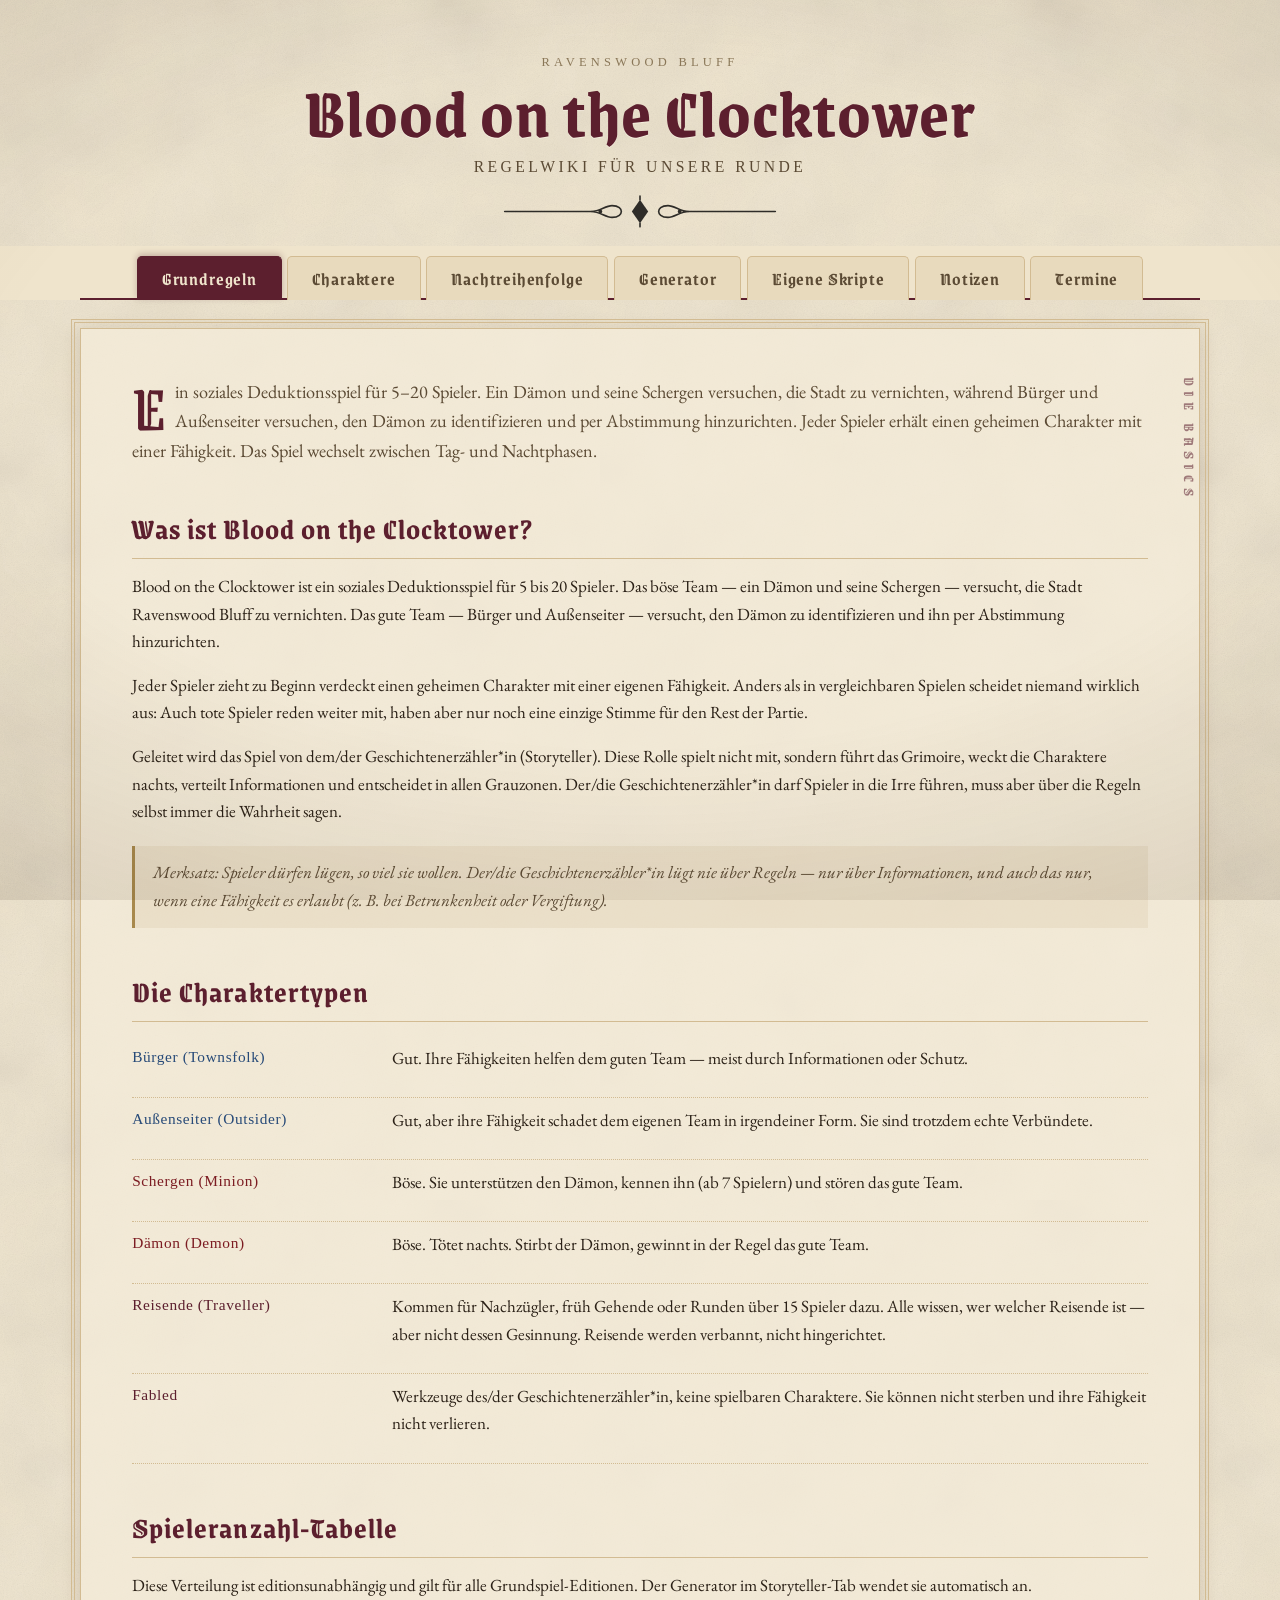
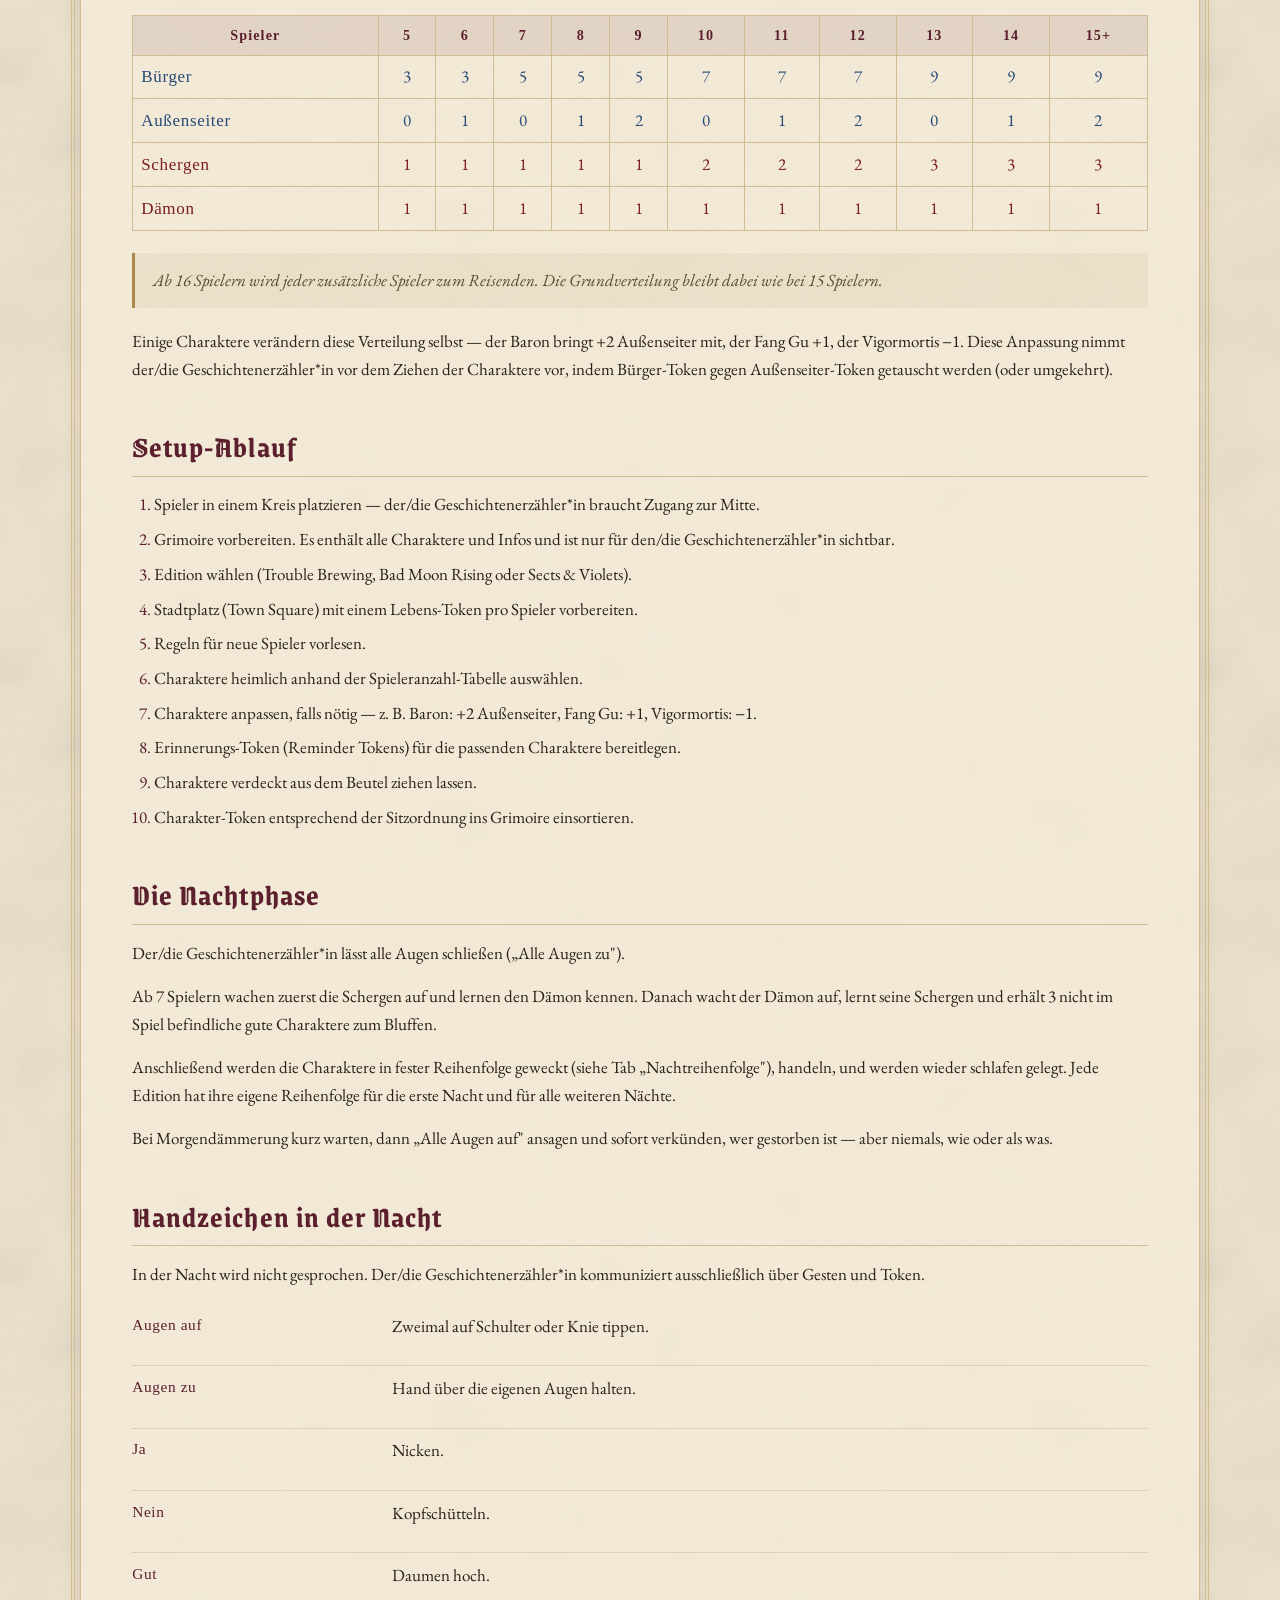
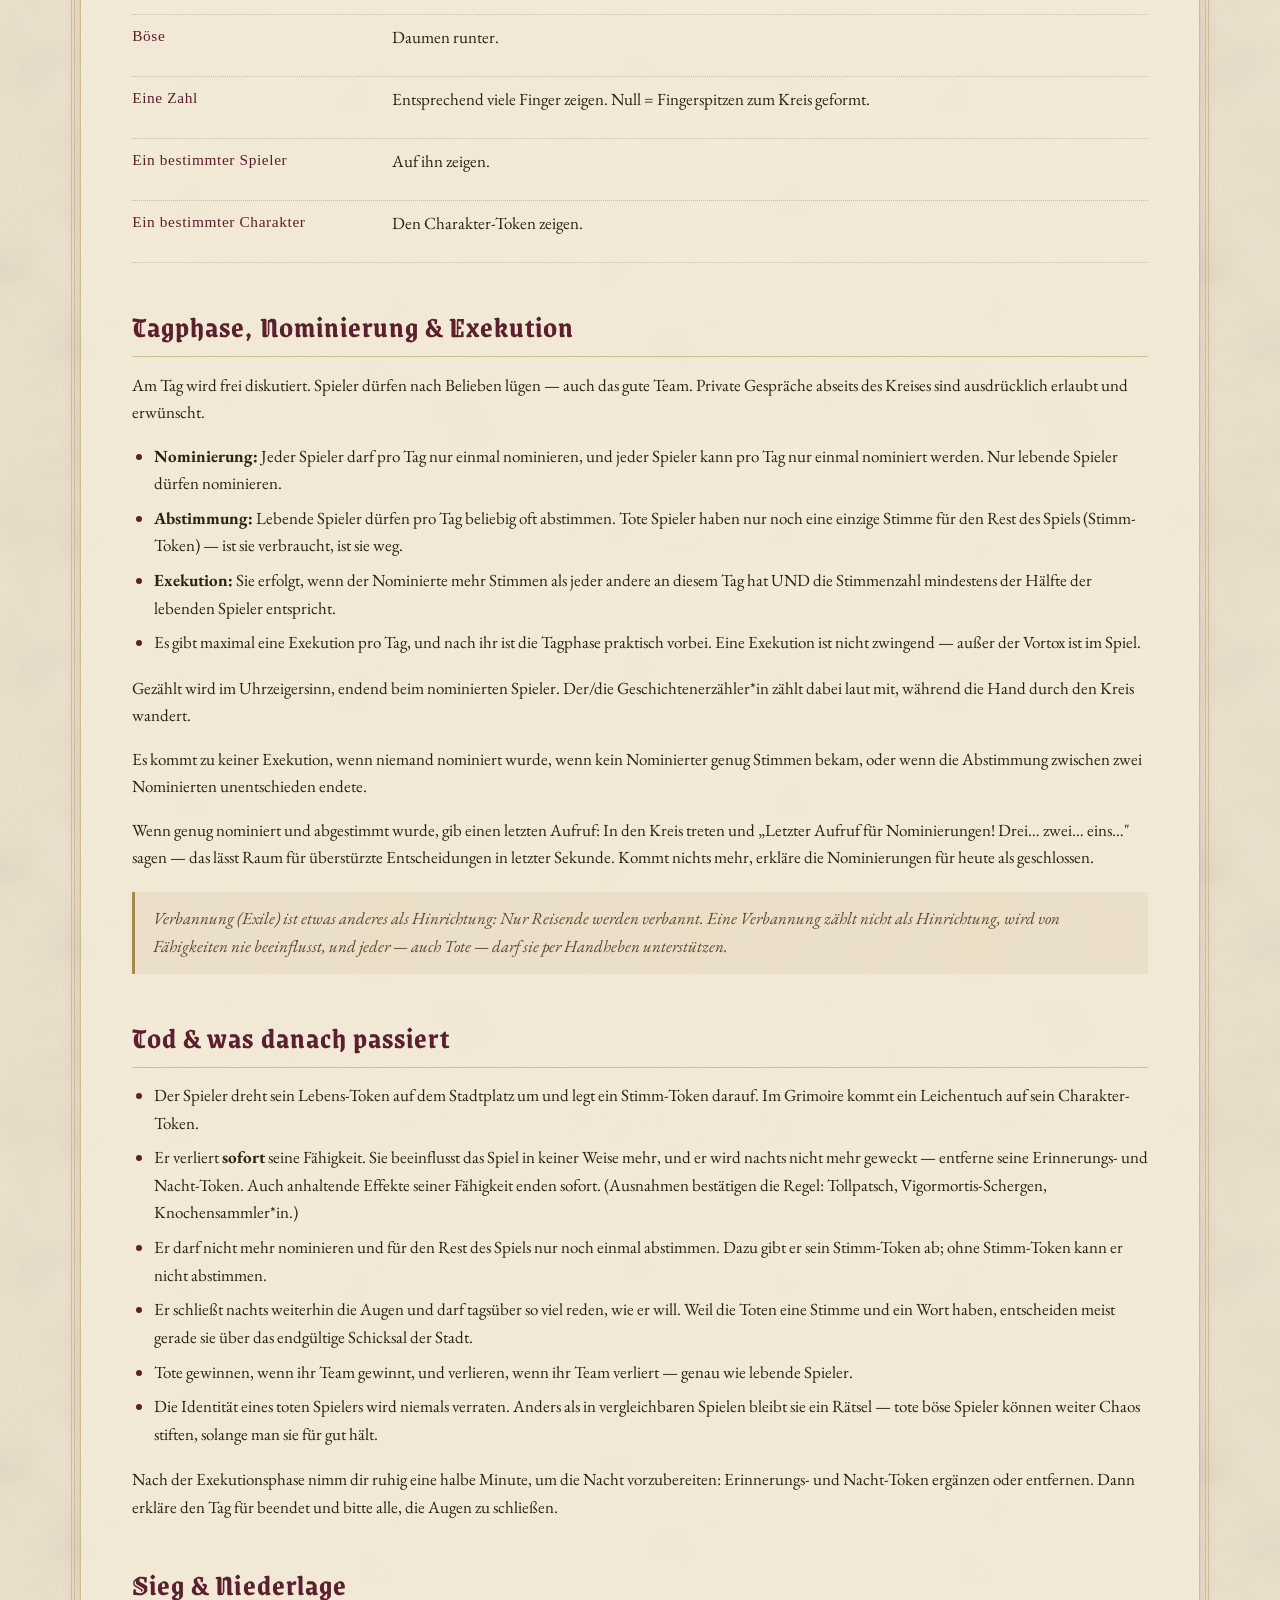
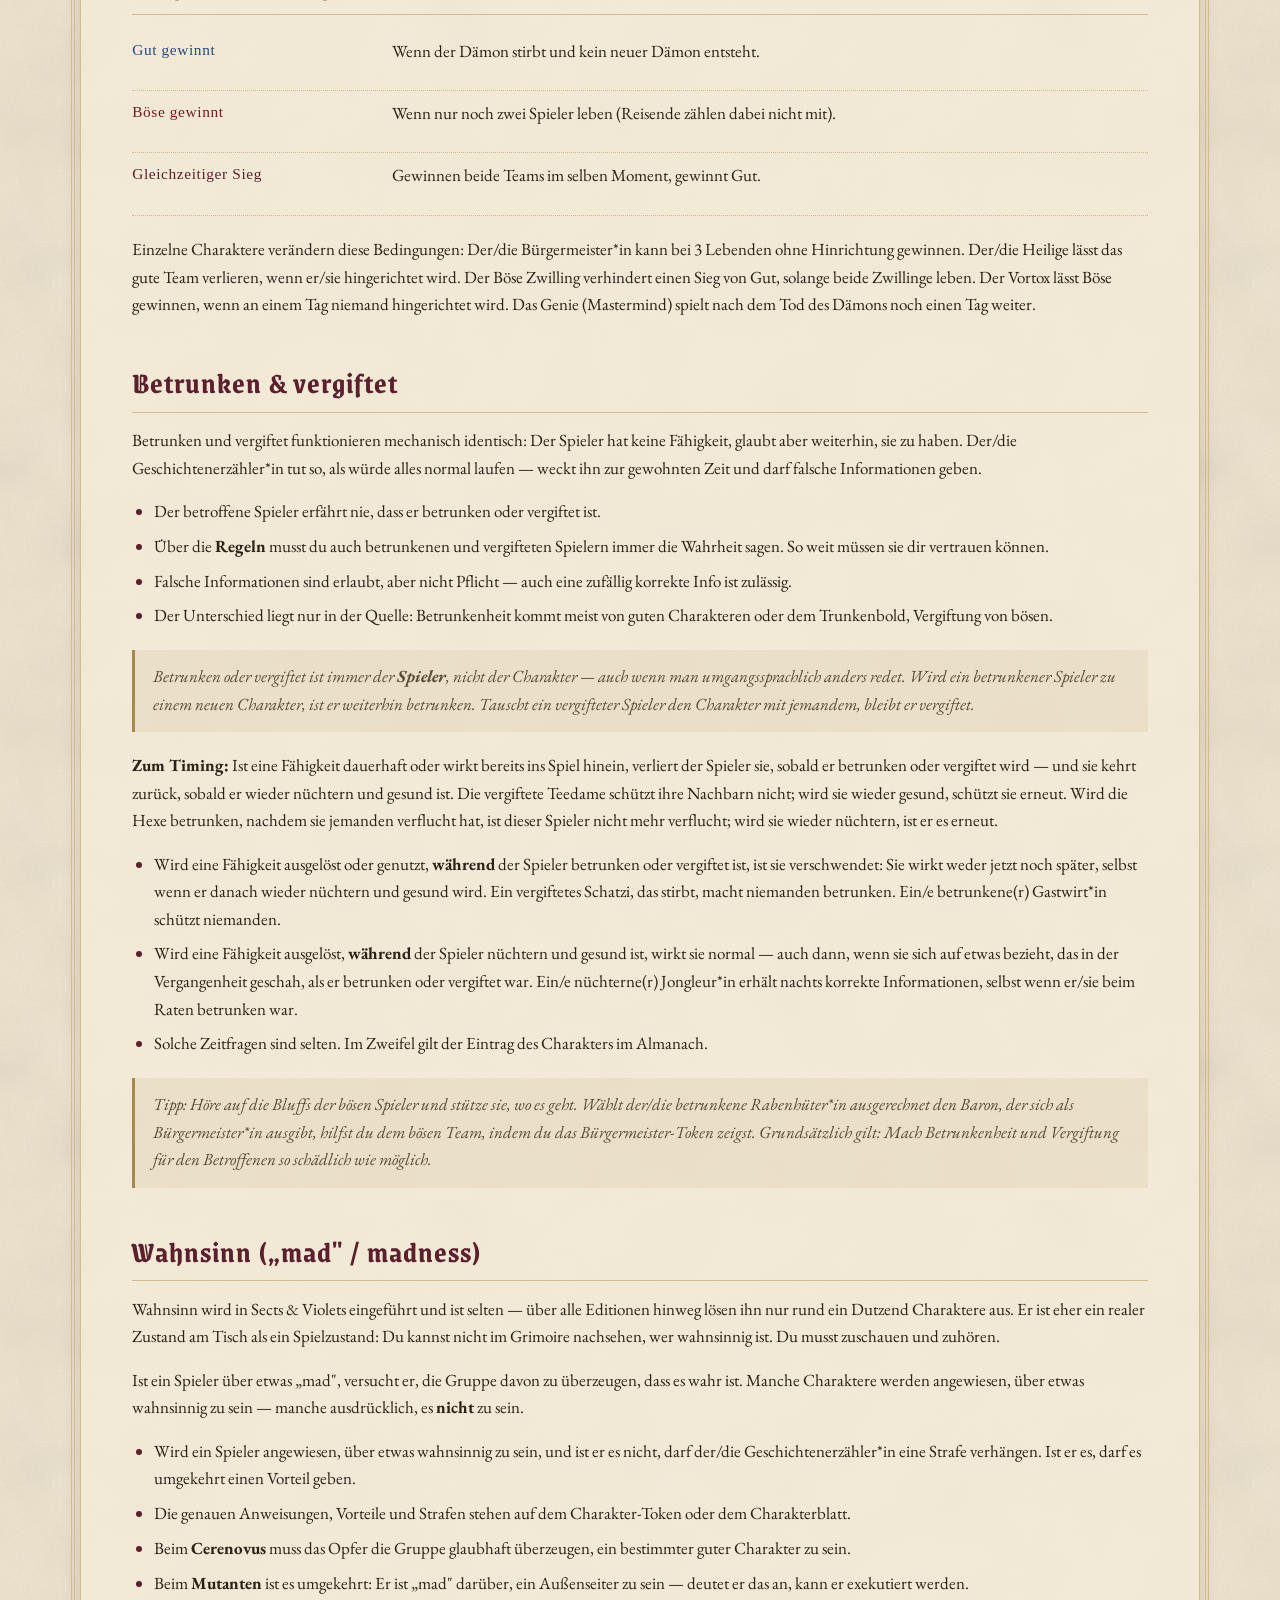
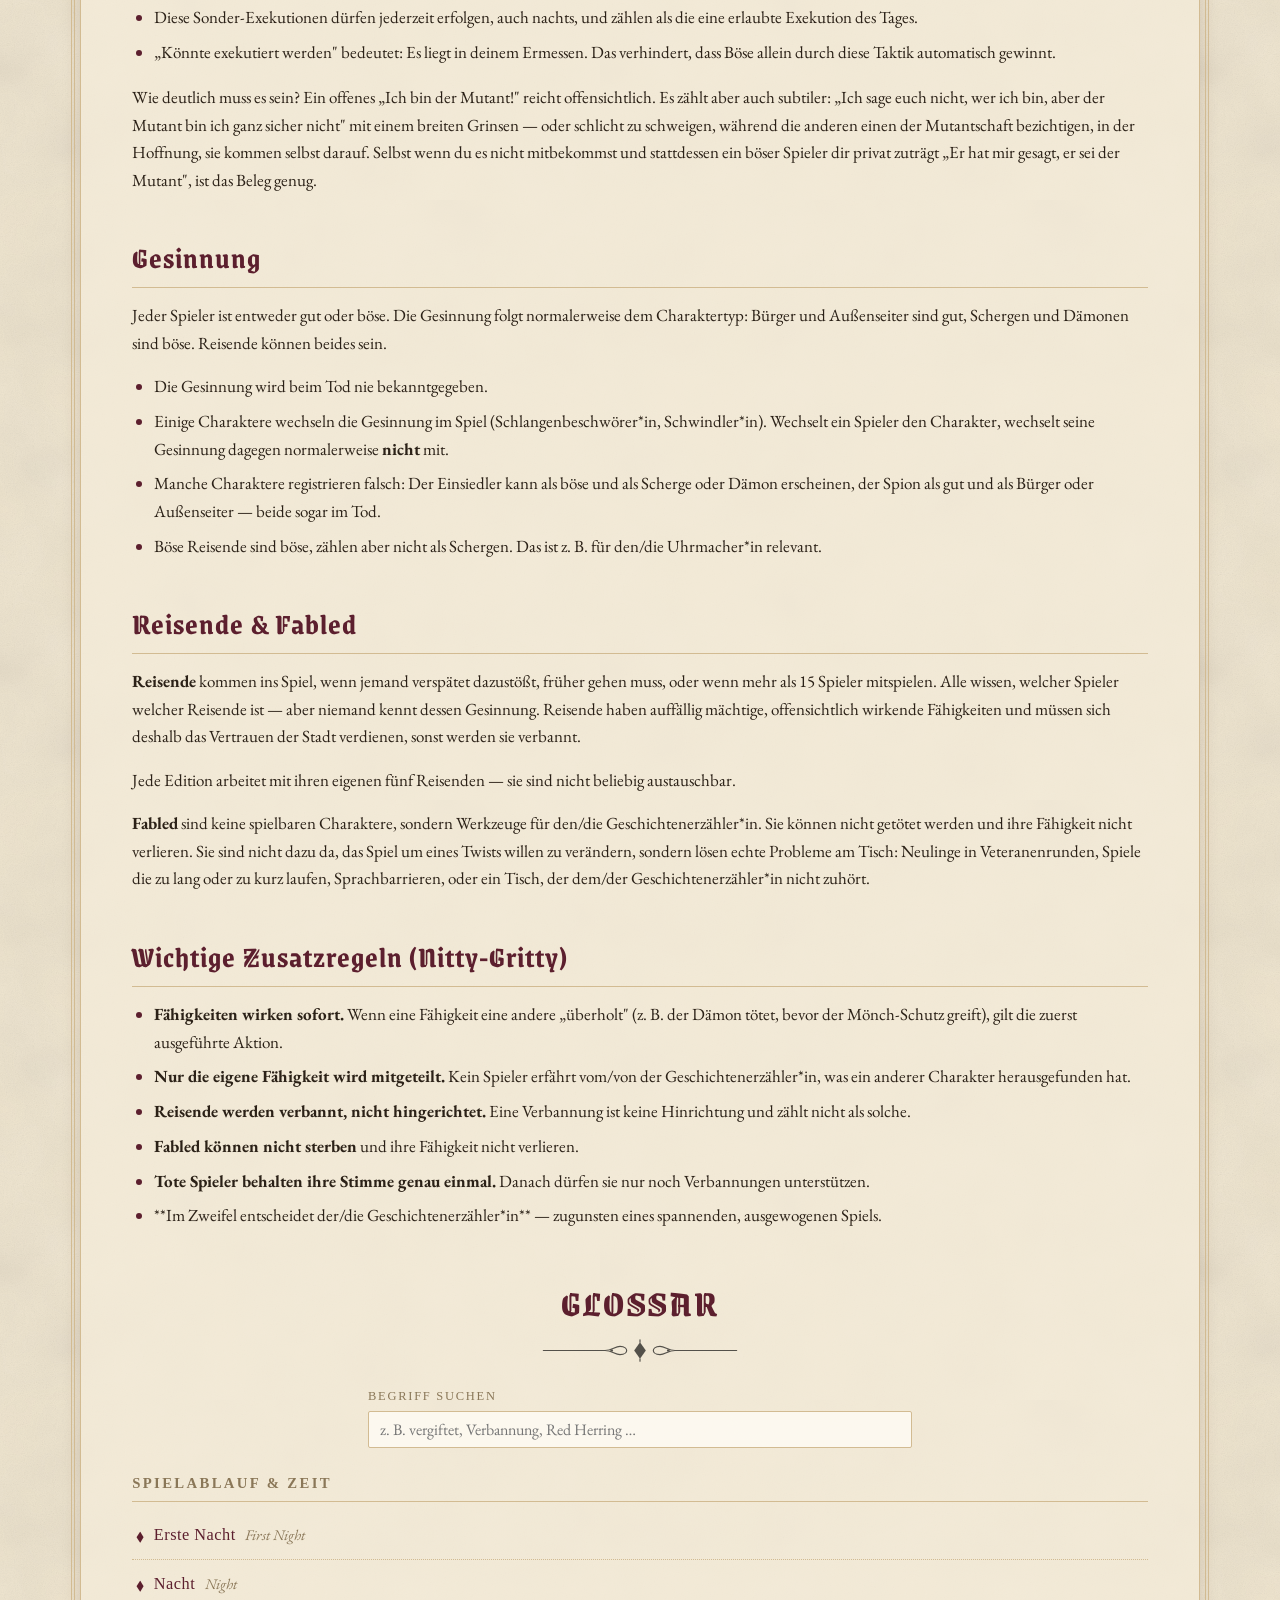
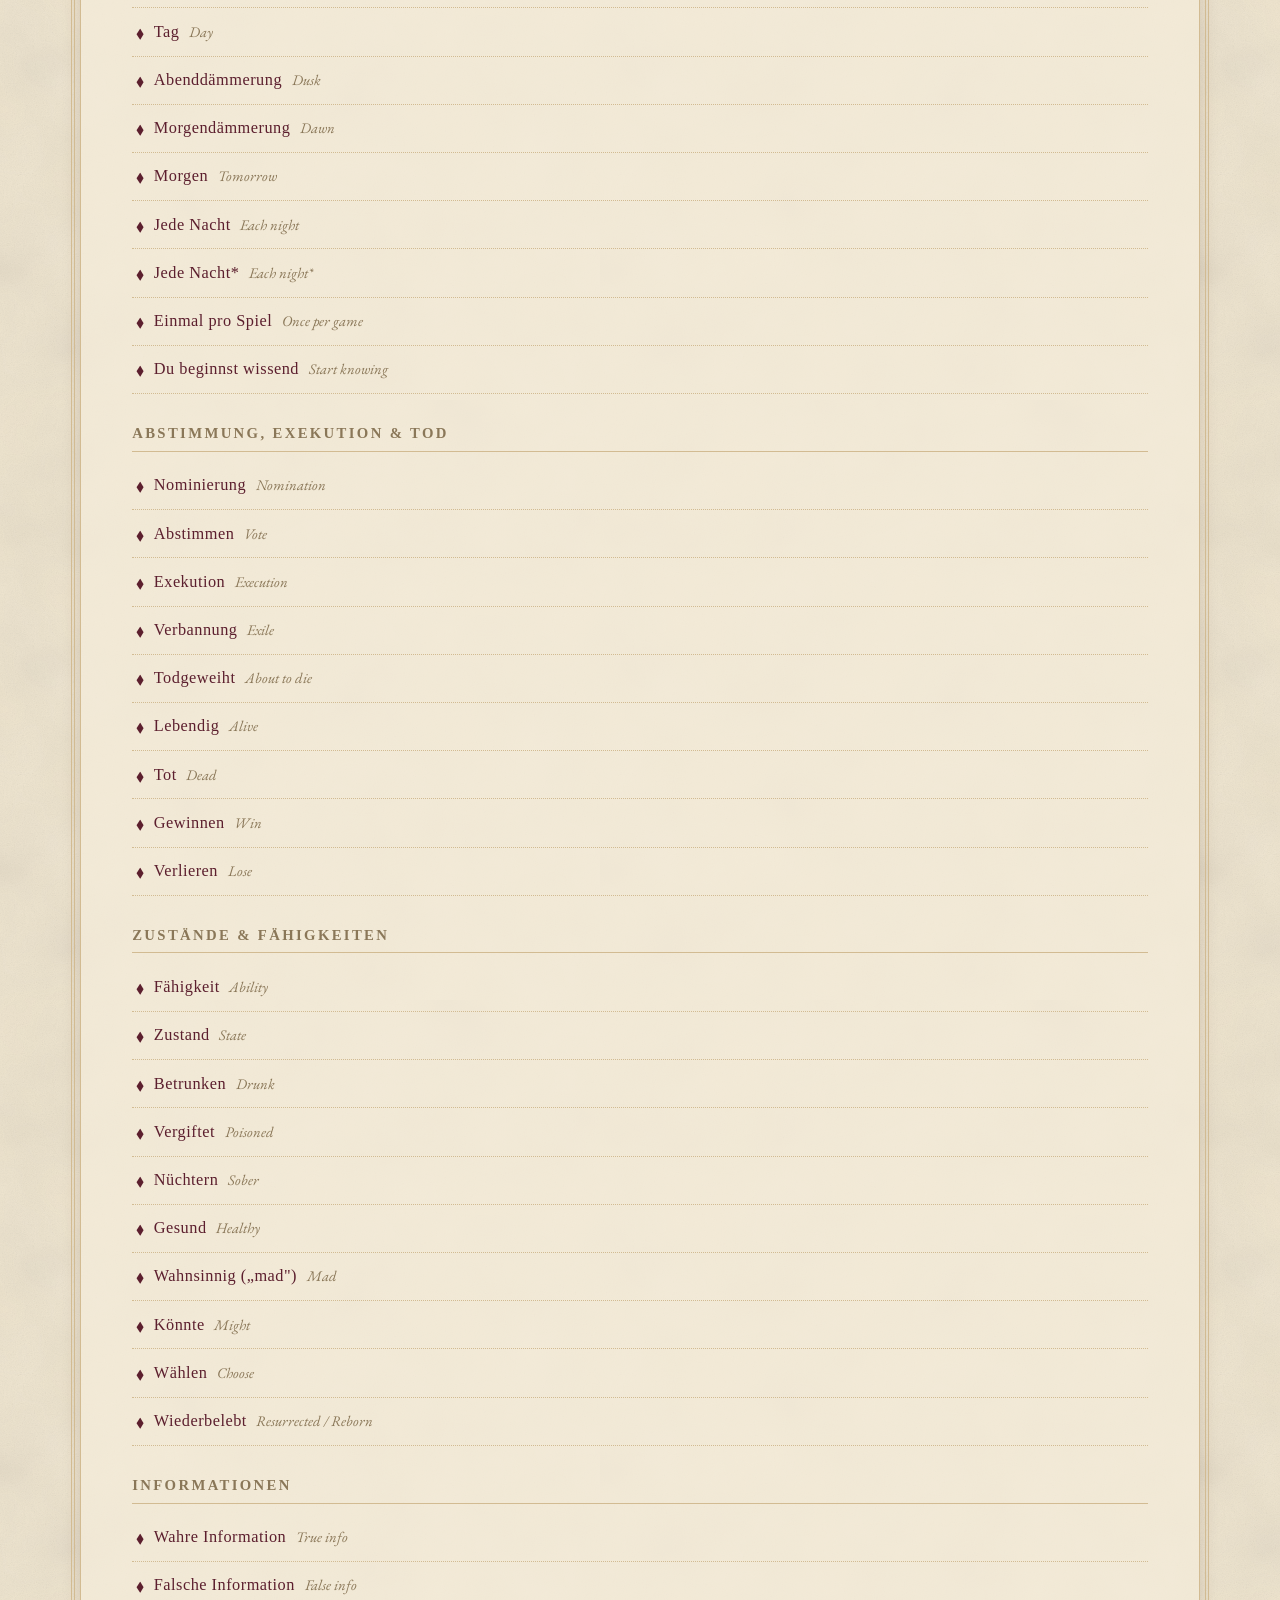
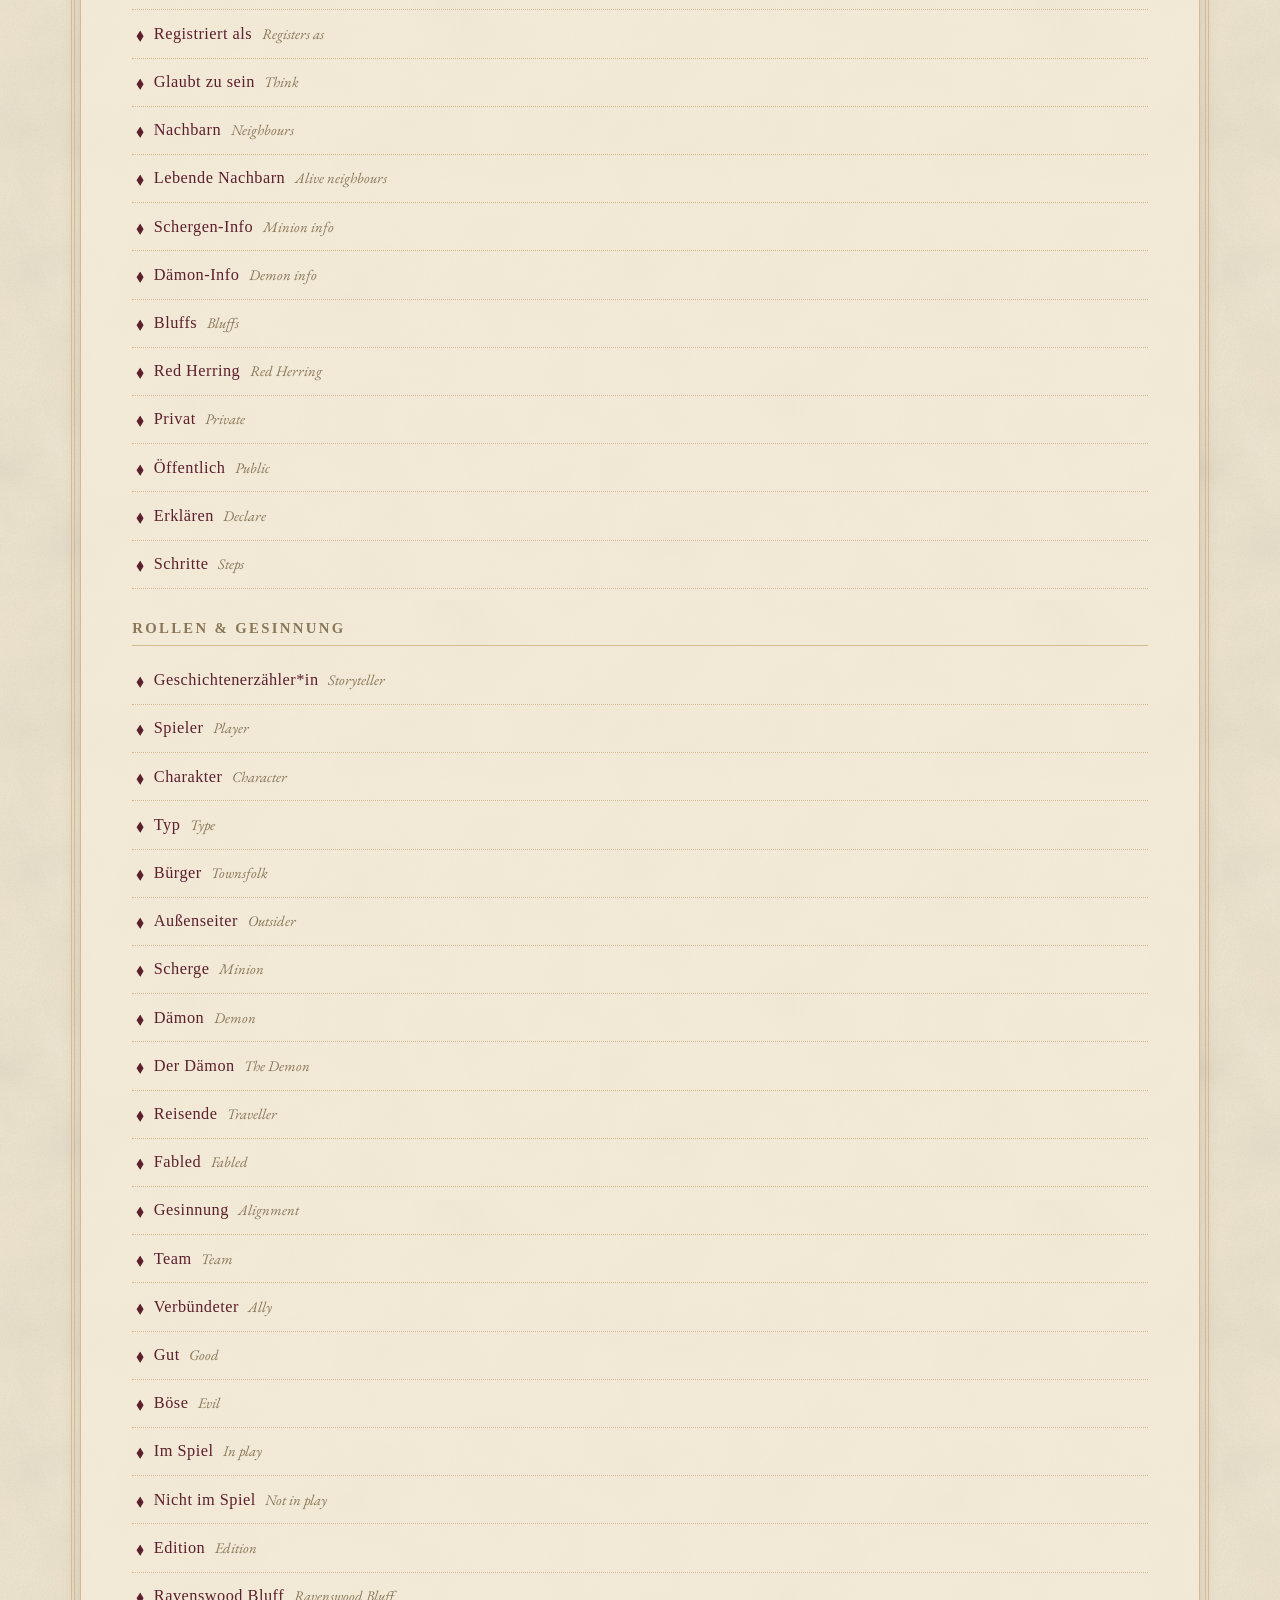
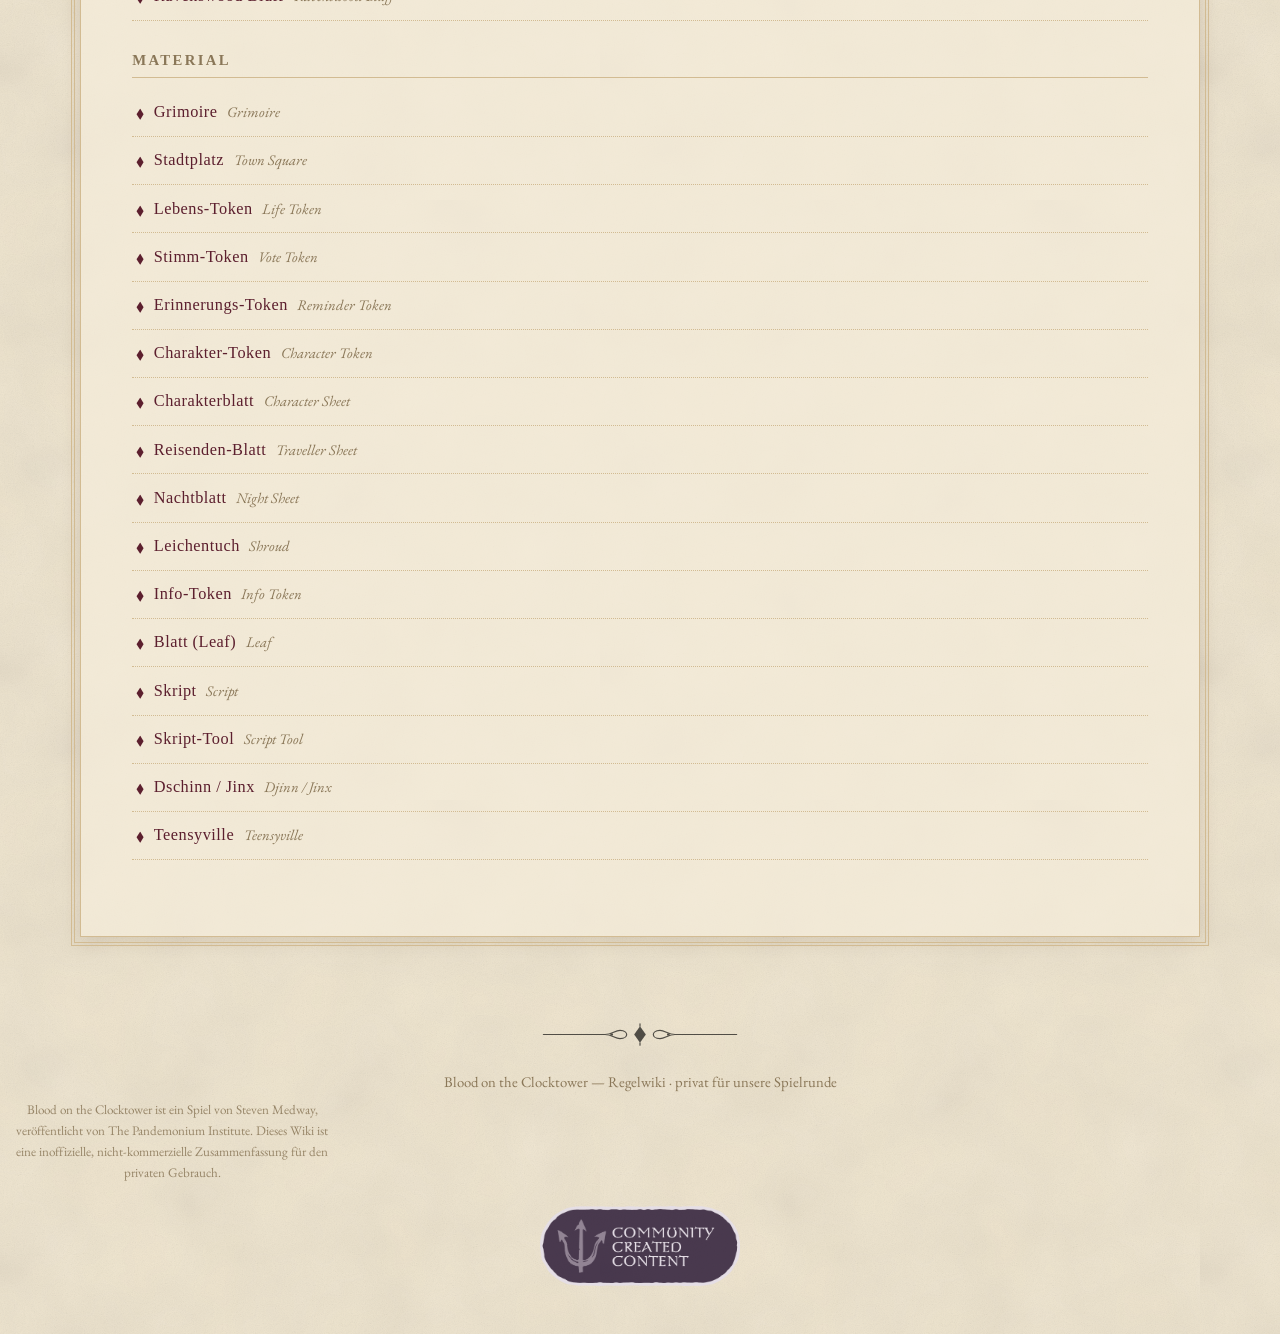
<file: index.html>
<!DOCTYPE html>
<html lang="de">
<head>
<meta charset="utf-8">
<!-- viewport-fit=cover ist Pflicht, damit env(safe-area-inset-*) ueberhaupt
     einen Wert liefert. Ohne das bleiben alle safe-area-Angaben 0, und die
     Seite rutscht im Vollbild unter die Statusleiste. -->
<meta name="viewport" content="width=device-width, initial-scale=1, viewport-fit=cover">
<title>Blood on the Clocktower — Regelwiki</title>
<meta name="description" content="Deutschsprachiges Regelwiki für Blood on the Clocktower: Grundregeln, Charaktere, Nachtreihenfolge und Setup-Generator.">
<meta name="color-scheme" content="light">

<!-- Privates Werkzeug für die eigene Runde: nicht in Suchmaschinen, nicht in
     Archiven. Zusammen mit robots.txt. Hält Google draußen, macht die Seite
     aber nicht geheim — wer den Link hat, kommt rein. -->
<meta name="robots" content="noindex, nofollow, noarchive">

<!-- Als App auf dem Homescreen: Manifest für Android/Chrome, die apple-Angaben für iOS -->
<link rel="manifest" href="manifest.webmanifest">
<meta name="theme-color" content="#5c1f2e">
<meta name="apple-mobile-web-app-capable" content="yes">
<meta name="apple-mobile-web-app-status-bar-style" content="black-translucent">
<meta name="apple-mobile-web-app-title" content="BotC Wiki">
<link rel="apple-touch-icon" href="assets/icons/app/icon-180.png">
<link rel="icon" href="data:image/svg+xml,%3Csvg xmlns='http://www.w3.org/2000/svg' viewBox='0 0 64 64'%3E%3Ccircle cx='32' cy='32' r='28' fill='%235c1f2e'/%3E%3Cg fill='none' stroke='%23efe4cc' stroke-width='3' stroke-linecap='round'%3E%3Ccircle cx='32' cy='32' r='17'/%3E%3Cpath d='M32 21v11l8 5'/%3E%3C/g%3E%3C/svg%3E">
<link rel="preconnect" href="https://fonts.googleapis.com">
<link rel="preconnect" href="https://fonts.gstatic.com" crossorigin>
<link href="https://fonts.googleapis.com/css2?family=Grenze+Gotisch:wght@400;600;700&family=EB+Garamond:ital,wght@0,400;0,500;0,600;1,400&family=IM+Fell+English+SC&display=swap" rel="stylesheet">
<link rel="stylesheet" href="css/style.css">
</head>
<body>

<a class="skip-link" href="#main">Zum Inhalt springen</a>

<header class="site-header">
  <div class="site-header__inner">
    <p class="site-header__eyebrow">Ravenswood Bluff</p>
    <h1 class="site-title">Blood on the Clocktower</h1>
    <p class="site-subtitle">Regelwiki für unsere Runde</p>
    <img class="fleuron" src="assets/textures/fleuron.svg" alt="" aria-hidden="true">
  </div>
</header>

<!-- Wird von termine.js gefüllt, sobald das Gruppenwort eingegeben wurde.
     Ohne laufende Abfrage, ohne Netz oder ohne Gruppenwort bleibt es leer. -->
<div class="banner" id="termine-banner" hidden></div>

<nav class="tabs" aria-label="Hauptbereiche">
  <div class="tabs__inner" role="tablist">
    <button class="tab is-active" role="tab" id="tab-regeln"      aria-selected="true"  aria-controls="panel-regeln"      data-tab="regeln">Grundregeln</button>
    <button class="tab"           role="tab" id="tab-charaktere"  aria-selected="false" aria-controls="panel-charaktere"  data-tab="charaktere">Charaktere</button>
    <button class="tab"           role="tab" id="tab-nacht"       aria-selected="false" aria-controls="panel-nacht"       data-tab="nacht">Nachtreihenfolge</button>
    <button class="tab"           role="tab" id="tab-generator"   aria-selected="false" aria-controls="panel-generator"   data-tab="generator">Generator</button>
    <button class="tab"           role="tab" id="tab-skripte"     aria-selected="false" aria-controls="panel-skripte"     data-tab="skripte">Eigene Skripte</button>
    <button class="tab"           role="tab" id="tab-notizen"     aria-selected="false" aria-controls="panel-notizen"     data-tab="notizen">Notizen</button>
    <button class="tab"           role="tab" id="tab-termine"     aria-selected="false" aria-controls="panel-termine"     data-tab="termine">Termine</button>
  </div>
</nav>

<main id="main">

  <!-- ============================================ GRUNDREGELN -->
  <section class="panel is-active" id="panel-regeln" role="tabpanel" aria-labelledby="tab-regeln" data-panel="regeln">
    <div class="sheet">
      <span class="sheet__tab">Die Basics</span>
      <div id="rules-root" class="rules" aria-live="polite">
        <p class="loading">Regeln werden geladen …</p>
      </div>

      <h2 class="section-heading" id="glossar">Glossar</h2>
      <img class="fleuron fleuron--sm" src="assets/textures/fleuron.svg" alt="" aria-hidden="true">
      <div class="glossary-tools">
        <label class="field">
          <span class="field__label">Begriff suchen</span>
          <input type="search" id="glossary-search" placeholder="z. B. vergiftet, Verbannung, Red Herring …" autocomplete="off">
        </label>
      </div>
      <div id="glossary-root" class="glossary" aria-live="polite"></div>
    </div>
  </section>

  <!-- ============================================ CHARAKTERE -->
  <section class="panel" id="panel-charaktere" role="tabpanel" aria-labelledby="tab-charaktere" data-panel="charaktere" hidden>
    <div class="sheet">
      <span class="sheet__tab">Charaktere</span>

      <div class="controls">
        <div class="control-row">
          <span class="control-row__label">Edition</span>
          <div class="chipset" id="edition-switch" role="group" aria-label="Edition wählen"></div>
        </div>

        <div class="control-row">
          <span class="control-row__label">Typ</span>
          <div class="chipset" id="type-filter" role="group" aria-label="Charaktertyp filtern"></div>
        </div>

        <div class="control-row control-row--search">
          <label class="field field--grow">
            <span class="field__label">Suche</span>
            <input type="search" id="char-search" placeholder="Name oder Fähigkeit …" autocomplete="off">
          </label>
          <button type="button" class="btn btn--ghost" id="char-reset">Zurücksetzen</button>
        </div>
      </div>

      <p class="result-count" id="char-count" aria-live="polite"></p>
      <div class="card-grid" id="char-grid"></div>
      <p class="empty-state" id="char-empty" hidden>Keine Charaktere gefunden. Andere Filter probieren?</p>
    </div>
  </section>

  <!-- ============================================ NACHTREIHENFOLGE -->
  <section class="panel" id="panel-nacht" role="tabpanel" aria-labelledby="tab-nacht" data-panel="nacht" hidden>
    <div class="sheet">
      <span class="sheet__tab">Die Nacht</span>
      <h2 class="section-heading">Nachtreihenfolge</h2>
      <img class="fleuron fleuron--sm" src="assets/textures/fleuron.svg" alt="" aria-hidden="true">
      <p class="lede">Automatisch aus den Charakterdaten erzeugt — es gibt keine zweite Liste, die veralten könnte. Nur Charaktere, die tatsächlich aufwachen, erscheinen hier.</p>

      <div class="controls">
        <div class="control-row">
          <span class="control-row__label">Skript</span>
          <div class="chipset" id="night-edition-switch" role="group" aria-label="Edition oder eigenes Skript wählen"></div>
        </div>
        <div class="control-row">
          <span class="control-row__label">Nacht</span>
          <div class="chipset" id="night-phase-switch" role="group" aria-label="Nachtphase wählen">
            <button type="button" class="chip is-active" data-phase="first">Erste Nacht</button>
            <button type="button" class="chip" data-phase="other">Andere Nächte</button>
          </div>
        </div>
      </div>

      <p class="note note--warn" id="night-approx-note" hidden>
        <strong>Näherungsweise Reihenfolge.</strong> Für editionsübergreifende Skripte gibt es
        keine offizielle Nachtreihenfolge. Diese Liste sortiert jeden Charakter nach seiner
        relativen Position in seiner Herkunftsedition. Das trifft die grobe Logik — erst
        Gesinnungs- und Störeffekte, dann Schutz, dann die Dämonen, dann Informationen, zuletzt
        die Beobachter — kann im Einzelfall aber danebenliegen. Im Zweifel entscheidest du.
      </p>

      <ol class="night-list" id="night-list"></ol>
    </div>
  </section>

  <!-- ============================================ GENERATOR -->
  <section class="panel" id="panel-generator" role="tabpanel" aria-labelledby="tab-generator" data-panel="generator" hidden>
    <div class="sheet">
      <span class="sheet__tab">Storyteller</span>
      <h2 class="section-heading">Setup-Generator</h2>
      <img class="fleuron fleuron--sm" src="assets/textures/fleuron.svg" alt="" aria-hidden="true">
      <p class="lede">Wähle Spieleranzahl und Edition. Das Tool wendet die offizielle Grundverteilung an, berücksichtigt Charaktere, die diese Verteilung verändern, und schlägt passende Setups vor.</p>

      <form class="generator-form" id="generator-form">
        <label class="field">
          <span class="field__label">Spieleranzahl</span>
          <input type="number" id="gen-players" min="5" max="20" value="8" inputmode="numeric">
        </label>

        <label class="field">
          <span class="field__label">Skript</span>
          <select id="gen-edition"></select>
        </label>

        <div class="generator-form__actions">
          <button type="submit" class="btn btn--primary">Setups vorschlagen</button>
          <button type="button" class="btn" id="gen-balanced">Ausgewogene Runde</button>
          <button type="button" class="btn" id="gen-random">Rein zufällig</button>
          <button type="button" class="btn btn--ghost" id="gen-sheet">Skriptblatt als PDF</button>
        </div>
      </form>

      <p class="gen-hint" id="gen-hint" hidden></p>
      <div id="gen-distribution" class="distribution" aria-live="polite"></div>
      <div id="gen-results" class="setup-results"></div>
    </div>
  </section>

  <!-- ============================================ EIGENE SKRIPTE -->
  <section class="panel" id="panel-skripte" role="tabpanel" aria-labelledby="tab-skripte" data-panel="skripte" hidden>
    <div class="sheet">
      <span class="sheet__tab">Skripte</span>
      <h2 class="section-heading">Eigene Skripte</h2>
      <img class="fleuron fleuron--sm" src="assets/textures/fleuron.svg" alt="" aria-hidden="true">
      <p class="lede">Stell dir aus den Charakteren aller drei Editionen ein eigenes Skript zusammen. Es wird in diesem Browser gespeichert und steht dann im Generator zur Auswahl.</p>

      <div class="script-bar">
        <label class="field field--grow">
          <span class="field__label">Name des Skripts</span>
          <input type="text" id="script-name" placeholder="z. B. Unser Hausskript" autocomplete="off">
        </label>
        <label class="field">
          <span class="field__label">Gespeicherte Skripte</span>
          <select id="script-select"></select>
        </label>
        <div class="script-bar__actions">
          <button type="button" class="btn btn--primary" id="script-save">Speichern</button>
          <button type="button" class="btn" id="script-sheet">Skriptblatt als PDF</button>
          <button type="button" class="btn" id="script-new">Neu</button>
          <button type="button" class="btn btn--ghost" id="script-delete">Löschen</button>
        </div>
      </div>

      <div class="script-status" id="script-status" aria-live="polite"></div>

      <div class="controls">
        <div class="control-row">
          <span class="control-row__label">Herkunft</span>
          <div class="chipset" id="script-edition-filter" role="group" aria-label="Edition filtern"></div>
        </div>
        <div class="control-row">
          <span class="control-row__label">Typ</span>
          <div class="chipset" id="script-type-filter" role="group" aria-label="Typ filtern"></div>
        </div>
        <div class="control-row control-row--search">
          <label class="field field--grow">
            <span class="field__label">Suche</span>
            <input type="search" id="script-search" placeholder="Name oder Fähigkeit …" autocomplete="off">
          </label>
          <button type="button" class="btn btn--ghost" id="script-clear">Auswahl leeren</button>
        </div>
      </div>

      <div class="picker" id="script-picker"></div>
    </div>
  </section>

  <!-- ============================================ NOTIZEN -->
  <section class="panel" id="panel-notizen" role="tabpanel" aria-labelledby="tab-notizen" data-panel="notizen" hidden>
    <div class="sheet sheet--notes">
      <span class="sheet__tab">Notizen</span>
      <h2 class="section-heading">Spielnotizen</h2>
      <img class="fleuron fleuron--sm" src="assets/textures/fleuron.svg" alt="" aria-hidden="true">
      <p class="lede">Für während der Partie. Alles bleibt auf diesem Gerät gespeichert und wird beim Tippen automatisch gesichert.</p>

      <div id="notes-root"></div>
    </div>
  </section>

  <!-- ============================================ TERMINE -->
  <section class="panel" id="panel-termine" role="tabpanel" aria-labelledby="tab-termine" data-panel="termine" hidden>
    <div class="sheet">
      <span class="sheet__tab">Termine</span>
      <h2 class="section-heading">Terminplanung</h2>
      <img class="fleuron fleuron--sm" src="assets/textures/fleuron.svg" alt="" aria-hidden="true">
      <p class="lede">Jeder kann eine Abfrage starten. Beim Zusagen gibst du an, ob du leitest oder mitspielst — daraus rechnet die Seite, ob der Abend überhaupt zustande kommt.</p>

      <div id="termine-root" aria-live="polite"></div>
    </div>
  </section>

</main>

<footer class="site-footer">
  <img class="fleuron fleuron--sm" src="assets/textures/fleuron.svg" alt="" aria-hidden="true">
  <p>Blood on the Clocktower — Regelwiki · privat für unsere Spielrunde</p>
  <p class="site-footer__fineprint">Blood on the Clocktower ist ein Spiel von Steven Medway, veröffentlicht von The Pandemonium Institute. Dieses Wiki ist eine inoffizielle, nicht-kommerzielle Zusammenfassung für den privaten Gebrauch.</p>

  <!-- Offizielles Abzeichen von TPI. Die Community Created Content Policy bittet
       darum, es zu zeigen, wenn offizielle Grafiken verwendet werden — und das
       tun wir mit den Charakter-Icons. -->
  <img class="ccc-badge" src="assets/brand/ccc-sleeve.png" width="1072" height="426"
       alt="Community Created Content — inoffizieller, von der Community erstellter Inhalt">
</footer>

<script src="vendor/jspdf.umd.min.js"></script>
<script src="js/render.js"></script>
<script src="js/search.js"></script>
<script src="js/generator.js"></script>
<script src="js/scripts.js"></script>
<script src="js/notes.js"></script>
<script src="js/pdf-export.js"></script>
<script src="js/termine.js"></script>
<script src="js/app.js"></script>
<script src="js/sw-register.js"></script>
</body>
</html>
</file>
<file: css/style.css>
/* ============================================================
   Blood on the Clocktower — Regelwiki
   Design: Pergament, Bordeaux, gotische Display-Schrift
   ============================================================ */

:root {
  /* Pergament */
  --parchment:        #efe4cc;
  --parchment-warm:   #e8dabd;
  --parchment-deep:   #ddcaa6;
  --parchment-shade:  #d2bb92;

  /* Tinte */
  --ink:              #2b2117;
  --ink-soft:         #5b4a34;
  --ink-faint:        #8a7758;

  /* Akzente */
  --bordeaux:         #5c1f2e;
  --bordeaux-bright:  #7d2c3d;
  --bordeaux-dark:    #40151f;
  --gold:             #a8894c;

  /* Gesinnung */
  --good:             #274a78;
  --good-bright:      #37639b;
  --good-wash:        #dfe4ee;
  --evil:             #7c1c22;
  --evil-bright:      #a02a30;
  --evil-wash:        #efdcd8;
  --neutral:          #5d5342;

  /* Schrift */
  --font-display: "Grenze Gotisch", "Palatino Linotype", Palatino, Georgia, serif;
  --font-body:    "EB Garamond", Georgia, "Times New Roman", Times, serif;
  --font-caps:    "IM Fell English SC", Georgia, serif;

  /* Maße */
  --sheet-max: 1120px;
  --radius: 2px;
  --shadow-emboss: 0 1px 0 rgba(255,252,244,.55), 0 2px 5px rgba(60,40,20,.16);
}

*, *::before, *::after { box-sizing: border-box; }

html { -webkit-text-size-adjust: 100%; }

body {
  margin: 0;
  font-family: var(--font-body);
  font-size: 1.0625rem;
  line-height: 1.62;
  color: var(--ink);
  background-color: var(--parchment);
  background-image: url("../assets/textures/parchment.svg");
  background-size: 600px 600px;
  background-repeat: repeat;
  overflow-x: hidden;
}

/* Vignette über der gesamten Seite */
body::after {
  content: "";
  position: fixed;
  inset: 0;
  pointer-events: none;
  z-index: 60;
  background:
    radial-gradient(ellipse 120% 90% at 50% 45%,
      rgba(60,38,16,0) 42%,
      rgba(60,38,16,.10) 72%,
      rgba(46,28,10,.30) 100%);
}

img { max-width: 100%; height: auto; }

.skip-link {
  position: absolute; left: -9999px; top: 0;
  background: var(--bordeaux); color: var(--parchment);
  padding: .6rem 1rem; z-index: 100;
}
.skip-link:focus { left: 0; }

:focus-visible {
  outline: 2px solid var(--bordeaux);
  outline-offset: 2px;
}

/* ============================================================ Kopfbereich */

.site-header {
  text-align: center;
  padding: clamp(1.75rem, 5vw, 3.25rem) 1rem .5rem;
}

.site-header__eyebrow {
  margin: 0 0 .35rem;
  font-family: var(--font-caps);
  font-size: .78rem;
  letter-spacing: .34em;
  text-transform: uppercase;
  color: var(--ink-faint);
}

.site-title {
  margin: 0;
  font-family: var(--font-display);
  font-weight: 700;
  font-size: clamp(2.2rem, 7.5vw, 4.4rem);
  line-height: .98;
  letter-spacing: .015em;
  color: var(--bordeaux);
  text-shadow: 0 1px 0 rgba(255,250,238,.6);
}

.site-subtitle {
  margin: .45rem 0 0;
  font-family: var(--font-caps);
  font-size: clamp(.82rem, 2vw, .98rem);
  letter-spacing: .22em;
  text-transform: uppercase;
  color: var(--ink-soft);
}

.fleuron {
  display: block;
  width: min(280px, 62%);
  margin: 1rem auto 0;
  color: var(--bordeaux);
  opacity: .8;
}
.fleuron--sm { width: min(200px, 46%); margin: .35rem auto 1.5rem; opacity: .65; }

/* ============================================================ Tabs */

/* Die Leiste ist vollständig deckend, sonst scheint beim Scrollen der Text
   durch. Jeder Verlauf an dieser Kante — ob im Hintergrund der Leiste oder
   als ::after darunter — wird am Handy als Fehler gelesen, weil in einem
   halbdurchsichtigen Streifen eben Text steht. Harte Kante, fertig. */
.tabs {
  position: sticky;
  top: 0;
  z-index: 40;

  /* Die Polsterung für die Statusleiste steht bewusst OHNE
     @media (display-mode: standalone). Dort hing sie vorher, und die Abfrage
     greift auf iOS nicht verlässlich — dann reichte der Inhalt in den
     Streifen über der Leiste und war neben der Uhr zu sehen.
     env(safe-area-inset-top) ist außerhalb des Vollbilds 0, die Zeile
     schadet also nirgends. */
  padding: calc(.5rem + env(safe-area-inset-top)) 1rem 0;

  /* Nur Farbe, keine gekachelte SVG-Textur: Safari müsste sie bei jedem
     Scroll-Bild neu zeichnen, und in diesem Moment blitzt der Inhalt
     darunter durch. Auf einer 150 px hohen Leiste war sie ohnehin kaum
     zu erkennen. */
  background-color: var(--parchment);
}

/* Hier stand ein weicher Auslauf nach unten — ein 13 px hoher Verlauf von
   deckend nach durchsichtig. Am Schreibtisch sah das gut aus, am Handy
   scheint darin der Text durch und wirkt wie ein Fehler. Die Bordeaux-Linie
   unten an .tabs__inner ist der sauberere Abschluss. */

.tabs__inner {
  max-width: var(--sheet-max);
  margin: 0 auto;
  display: flex;
  flex-wrap: wrap;
  gap: .35rem;
  justify-content: center;
  border-bottom: 2px solid var(--bordeaux);
  padding-bottom: 0;
}

.tab {
  appearance: none;
  border: 1.5px solid var(--parchment-shade);
  border-bottom: none;
  background: var(--parchment-warm);
  color: var(--ink-soft);
  font-family: var(--font-display);
  font-weight: 600;
  font-size: clamp(.95rem, 2.4vw, 1.14rem);
  letter-spacing: .045em;
  padding: .5rem clamp(.7rem, 2.6vw, 1.5rem);
  border-radius: 5px 5px 0 0;
  cursor: pointer;
  transition: background .16s, color .16s, transform .16s;
  transform: translateY(2px);
}
.tab:hover { background: var(--parchment-deep); color: var(--ink); }

.tab.is-active {
  background: var(--bordeaux);
  border-color: var(--bordeaux);
  color: var(--parchment);
  transform: translateY(2px);
  box-shadow: 0 -2px 6px rgba(70,20,30,.25);
}

/* ============================================================ Panels & Sheet */

main { padding: 1.75rem 1rem 3rem; }

.panel { display: none; }
.panel.is-active { display: block; animation: fade .22s ease-out; }
@keyframes fade { from { opacity: 0; transform: translateY(4px); } to { opacity: 1; transform: none; } }

.sheet {
  position: relative;
  max-width: var(--sheet-max);
  margin: 0 auto;
  padding: clamp(1.5rem, 4vw, 3rem) clamp(1.1rem, 4vw, 3.25rem);
  background: rgba(246,238,220,.72);
  border: 1px solid var(--parchment-shade);
  outline: 4px double var(--parchment-shade);
  outline-offset: 5px;
  box-shadow: 0 3px 18px rgba(70,45,20,.14);
}

/* Vertikaler Seitenreiter wie im Regelwerk */
.sheet__tab {
  position: absolute;
  top: clamp(1.5rem, 4vw, 3rem);
  right: -.15rem;
  writing-mode: vertical-rl;
  font-family: var(--font-display);
  font-weight: 600;
  font-size: .95rem;
  letter-spacing: .34em;
  text-transform: uppercase;
  color: var(--bordeaux);
  opacity: .55;
  pointer-events: none;
}
@media (max-width: 900px) { .sheet__tab { display: none; } }

/* ============================================================ Typografie */

.section-heading {
  margin: 2.75rem 0 .25rem;
  text-align: center;
  font-family: var(--font-display);
  font-weight: 700;
  font-size: clamp(1.5rem, 4vw, 2.3rem);
  letter-spacing: .05em;
  text-transform: uppercase;
  color: var(--bordeaux);
}
.section-heading:first-child { margin-top: 0; }

.rules h2 {
  margin: 2.5rem 0 .9rem;
  font-family: var(--font-display);
  font-weight: 700;
  font-size: clamp(1.35rem, 3.4vw, 1.85rem);
  letter-spacing: .035em;
  color: var(--bordeaux);
  border-bottom: 1px solid var(--parchment-shade);
  padding-bottom: .3rem;
}

.lede {
  max-width: 62ch;
  margin: 0 auto 1.75rem;
  text-align: center;
  font-size: 1.06rem;
  color: var(--ink-soft);
  font-style: italic;
}

.rules p { margin: 0 0 1rem; }
.rules ul, .rules ol { margin: 0 0 1.1rem; padding-left: 1.35rem; }
.rules li { margin-bottom: .45rem; }
.rules li::marker { color: var(--bordeaux); }

.rules .rules__intro {
  font-size: 1.14rem;
  color: var(--ink-soft);
}

/* Initiale wie im Regelwerk */
.rules .has-dropcap::first-letter {
  float: left;
  font-family: var(--font-display);
  font-size: 3.6em;
  line-height: .78;
  padding: .06em .12em 0 0;
  color: var(--bordeaux);
}

.note {
  margin: 1.25rem 0;
  padding: .85rem 1.1rem;
  border-left: 3px solid var(--gold);
  background: rgba(168,137,76,.10);
  font-style: italic;
  color: var(--ink-soft);
}

/* Für Angaben, auf die man sich nicht blind verlassen darf */
.note--warn {
  border-left-color: var(--bordeaux);
  background: rgba(92,31,46,.08);
}

/* Definitionslisten */
.deflist { margin: 0 0 1.3rem; }
.deflist__row {
  display: grid;
  grid-template-columns: minmax(140px, 15rem) 1fr;
  gap: .4rem 1.25rem;
  padding: .55rem 0;
  border-bottom: 1px dotted var(--parchment-shade);
}
.deflist__term {
  font-family: var(--font-caps);
  font-size: .96rem;
  letter-spacing: .04em;
  color: var(--bordeaux);
}
.deflist__row[data-tone="good"] .deflist__term { color: var(--good); }
.deflist__row[data-tone="evil"] .deflist__term { color: var(--evil); }
.deflist__def { margin: 0; }
@media (max-width: 620px) {
  .deflist__row { grid-template-columns: 1fr; gap: .15rem; }
}

/* Tabellen */
.table-wrap { overflow-x: auto; margin: 0 0 1.4rem; }
table {
  width: 100%;
  min-width: 520px;
  border-collapse: collapse;
  font-variant-numeric: tabular-nums;
}
th, td {
  padding: .48rem .5rem;
  text-align: center;
  border: 1px solid var(--parchment-shade);
}
thead th {
  font-family: var(--font-caps);
  font-size: .88rem;
  letter-spacing: .08em;
  background: rgba(92,31,46,.10);
  color: var(--bordeaux);
}
tbody th {
  text-align: left;
  font-family: var(--font-caps);
  font-weight: 400;
  letter-spacing: .04em;
  white-space: nowrap;
}
tbody tr[data-tone="good"] th, tbody tr[data-tone="good"] td { color: var(--good); }
tbody tr[data-tone="evil"] th, tbody tr[data-tone="evil"] td { color: var(--evil); }

/* ============================================================ Glossar */

.glossary-tools { max-width: 34rem; margin: 0 auto 1.5rem; }

.glossary__group { margin-bottom: 1.75rem; }
.glossary__group-title {
  font-family: var(--font-caps);
  font-size: .92rem;
  letter-spacing: .16em;
  text-transform: uppercase;
  color: var(--ink-faint);
  margin: 0 0 .65rem;
  border-bottom: 1px solid var(--parchment-shade);
  padding-bottom: .3rem;
}

.glossary details {
  border-bottom: 1px dotted var(--parchment-shade);
  padding: .1rem 0;
}
.glossary summary {
  cursor: pointer;
  padding: .55rem .25rem;
  list-style: none;
  display: flex;
  align-items: baseline;
  gap: .6rem;
}
.glossary summary::-webkit-details-marker { display: none; }
.glossary summary::before {
  content: "◆";
  color: var(--bordeaux);
  font-size: .7em;
  transition: transform .18s;
  display: inline-block;
}
.glossary details[open] summary::before { transform: rotate(45deg); }
.glossary__term {
  font-family: var(--font-caps);
  font-size: 1.02rem;
  letter-spacing: .03em;
  color: var(--bordeaux);
}
.glossary__en { color: var(--ink-faint); font-style: italic; font-size: .92rem; }
.glossary__body { padding: 0 .25rem .9rem 1.5rem; margin: 0; }
.glossary__see { margin: .5rem 0 0; font-size: .92rem; color: var(--ink-faint); }

/* ============================================================ Bedienelemente */

.controls { margin-bottom: 1.5rem; }

.control-row {
  display: flex;
  align-items: center;
  flex-wrap: wrap;
  gap: .55rem .8rem;
  padding: .5rem 0;
  border-bottom: 1px dotted var(--parchment-shade);
}
.control-row:last-child { border-bottom: none; }
.control-row--search { align-items: flex-end; }

.control-row__label {
  font-family: var(--font-caps);
  font-size: .82rem;
  letter-spacing: .16em;
  text-transform: uppercase;
  color: var(--ink-faint);
  min-width: 5.5rem;
}

.chipset { display: flex; flex-wrap: wrap; gap: .4rem; }

.chip {
  appearance: none;
  cursor: pointer;
  border: 1.5px solid var(--parchment-shade);
  background: rgba(255,252,242,.55);
  color: var(--ink-soft);
  font-family: var(--font-body);
  font-size: .96rem;
  padding: .3rem .85rem;
  border-radius: 999px;
  transition: background .15s, color .15s, border-color .15s;
}
.chip:hover { background: var(--parchment-warm); color: var(--ink); }
.chip.is-active {
  background: var(--bordeaux);
  border-color: var(--bordeaux);
  color: var(--parchment);
}
.chip[data-tone="good"].is-active { background: var(--good); border-color: var(--good); }
.chip[data-tone="evil"].is-active { background: var(--evil); border-color: var(--evil); }

/* Eigene Skripte heben sich von den Editionen ab — gestrichelt, weil sie
   nicht offiziell sind. */
.chip--own { border-style: dashed; border-color: var(--gold); }
.chip--own.is-active { border-style: solid; }

.field { display: flex; flex-direction: column; gap: .25rem; }
.field--grow { flex: 1 1 16rem; }
.field__label {
  font-family: var(--font-caps);
  font-size: .78rem;
  letter-spacing: .14em;
  text-transform: uppercase;
  color: var(--ink-faint);
}
input[type="search"], input[type="number"], input[type="date"], input[type="time"],
input[type="password"], select {
  font-family: var(--font-body);
  /* 16px Mindestgröße: kleiner zoomt iOS beim Antippen automatisch hinein */
  font-size: max(1rem, 16px);
  color: var(--ink);
  background: rgba(255,253,246,.8);
  border: 1.5px solid var(--parchment-shade);
  border-radius: var(--radius);
  padding: .45rem .7rem;
  width: 100%;
}
input:focus, select:focus { border-color: var(--bordeaux); outline: none; }

.btn {
  appearance: none;
  cursor: pointer;
  font-family: var(--font-display);
  font-weight: 600;
  font-size: 1.02rem;
  letter-spacing: .04em;
  padding: .5rem 1.2rem;
  border-radius: var(--radius);
  border: 1.5px solid var(--bordeaux);
  background: rgba(255,252,242,.6);
  color: var(--bordeaux);
  transition: background .15s, color .15s;
}
.btn:hover { background: var(--parchment-deep); }
.btn--primary { background: var(--bordeaux); color: var(--parchment); }
.btn--primary:hover { background: var(--bordeaux-bright); color: var(--parchment); }
.btn--ghost { border-color: var(--parchment-shade); color: var(--ink-soft); }

.result-count {
  font-family: var(--font-caps);
  font-size: .84rem;
  letter-spacing: .1em;
  color: var(--ink-faint);
  margin: 0 0 .9rem;
}

.empty-state, .loading {
  text-align: center;
  font-style: italic;
  color: var(--ink-faint);
  padding: 2.5rem 1rem;
}

/* ============================================================ Charakterkarten */

.card-grid {
  display: grid;
  grid-template-columns: repeat(auto-fill, minmax(232px, 1fr));
  gap: 1rem;
  align-items: start;
}

.card {
  --accent: var(--neutral);
  --accent-wash: rgba(93,83,66,.08);
  position: relative;
  display: flex;
  flex-direction: column;
  text-align: left;
  width: 100%;
  cursor: pointer;
  appearance: none;
  font: inherit;
  color: inherit;
  padding: 1rem 1rem 1.05rem;
  background: linear-gradient(180deg, rgba(255,252,244,.78), rgba(246,236,214,.62));
  border: 1.5px solid var(--parchment-shade);
  border-top: 4px solid var(--accent);
  border-radius: var(--radius);
  box-shadow: var(--shadow-emboss);
  transition: transform .16s, box-shadow .16s, border-color .16s;
}
.card:hover { transform: translateY(-2px); box-shadow: 0 5px 14px rgba(70,45,20,.2); }

.card[data-type="townsfolk"], .card[data-type="outsider"] {
  --accent: var(--good); --accent-wash: var(--good-wash);
}
.card[data-type="minion"], .card[data-type="demon"] {
  --accent: var(--evil); --accent-wash: var(--evil-wash);
}
.card[data-type="outsider"] { --accent: var(--good-bright); }
.card[data-type="minion"]   { --accent: var(--evil-bright); }
.card[data-type="traveller"], .card[data-type="fabled"] {
  --accent: var(--gold); --accent-wash: rgba(168,137,76,.12);
}

.card__head { display: flex; align-items: flex-start; gap: .7rem; }

/* Trägt ein offizielles Token-Bild (WebP) oder — als Fallback — ein SVG-Emblem,
   das über currentColor die Typ-Farbe übernimmt. */
.card__icon {
  flex: 0 0 auto;
  width: 56px; height: 56px;
  object-fit: contain;
  color: var(--accent);
  filter: drop-shadow(0 1px 1px rgba(60,40,20,.28));
}

.card__names { min-width: 0; }

.card__name {
  margin: 0;
  font-family: var(--font-display);
  font-weight: 600;
  font-size: 1.22rem;
  line-height: 1.12;
  letter-spacing: .02em;
  color: var(--accent);
}
.card__name-en {
  display: block;
  font-family: var(--font-body);
  font-style: italic;
  font-size: .86rem;
  color: var(--ink-faint);
  letter-spacing: 0;
}

.card__type {
  display: inline-block;
  margin-top: .7rem;
  font-family: var(--font-caps);
  font-size: .7rem;
  letter-spacing: .16em;
  text-transform: uppercase;
  color: var(--accent);
  background: var(--accent-wash);
  padding: .16rem .55rem;
  border-radius: 999px;
}

.card__ability {
  margin: .6rem 0 0;
  font-size: .97rem;
  line-height: 1.5;
}

.card__hint {
  margin-top: .75rem;
  font-family: var(--font-caps);
  font-size: .72rem;
  letter-spacing: .13em;
  text-transform: uppercase;
  color: var(--ink-faint);
}

.card__detail { display: none; }

/* Ausgefahrener Zustand: Karte nimmt die volle Rasterbreite ein */
.card.is-open {
  grid-column: 1 / -1;
  cursor: default;
  background: linear-gradient(180deg, rgba(255,253,247,.9), rgba(247,238,218,.75));
  border-color: var(--accent);
  box-shadow: 0 6px 20px rgba(70,45,20,.22);
}
.card.is-open:hover { transform: none; }
.card.is-open .card__detail { display: block; animation: fade .2s ease-out; }
.card.is-open .card__hint { color: var(--accent); }

.card__detail {
  margin-top: 1.1rem;
  padding-top: 1.1rem;
  border-top: 1px solid var(--parchment-shade);
}

.card__quote {
  margin: 0 0 1.2rem;
  padding-left: 1rem;
  border-left: 3px solid var(--accent);
  font-style: italic;
  font-size: 1.06rem;
  color: var(--ink-soft);
}

.card__section { margin-bottom: 1.2rem; }
.card__section:last-child { margin-bottom: 0; }

.card__section-title {
  margin: 0 0 .45rem;
  font-family: var(--font-caps);
  font-size: .82rem;
  letter-spacing: .16em;
  text-transform: uppercase;
  color: var(--accent);
}
.card__section p { margin: 0 0 .7rem; }
.card__section p:last-child { margin-bottom: 0; }
.card__section ul { margin: 0; padding-left: 1.2rem; }
.card__section li { margin-bottom: .35rem; }
.card__section li::marker { color: var(--accent); }

.card__meta {
  display: flex;
  flex-wrap: wrap;
  gap: .4rem;
  margin-top: 1rem;
}
.badge {
  font-family: var(--font-caps);
  font-size: .74rem;
  letter-spacing: .1em;
  padding: .2rem .6rem;
  border: 1px solid var(--parchment-shade);
  border-radius: 999px;
  color: var(--ink-soft);
  background: rgba(255,252,244,.6);
}
.badge--accent { color: var(--accent); border-color: var(--accent); }

.source-note {
  margin-top: 1rem;
  padding: .6rem .85rem;
  background: rgba(168,137,76,.12);
  border-left: 3px solid var(--gold);
  font-size: .9rem;
  font-style: italic;
  color: var(--ink-soft);
}

/* ============================================================ Nachtreihenfolge */

.night-list { list-style: none; margin: 0; padding: 0; counter-reset: night; }

.night-item {
  display: grid;
  grid-template-columns: 3rem 1fr;
  gap: 0 1rem;
  align-items: start;
  padding: .85rem 0;
  border-bottom: 1px dotted var(--parchment-shade);
}

.night-item__num {
  grid-row: span 2;
  width: 2.6rem; height: 2.6rem;
  display: grid; place-items: center;
  border: 1.5px solid var(--bordeaux);
  border-radius: 50%;
  font-family: var(--font-display);
  font-weight: 600;
  font-size: 1.05rem;
  color: var(--bordeaux);
  background: rgba(255,252,244,.7);
}

.night-item__name {
  margin: 0;
  font-family: var(--font-display);
  font-weight: 600;
  font-size: 1.16rem;
  letter-spacing: .02em;
  color: var(--ink);
}
.night-item__name .en { font-family: var(--font-body); font-style: italic; font-size: .86rem; color: var(--ink-faint); }

.night-item__text { margin: .25rem 0 0; grid-column: 2; color: var(--ink-soft); }

.night-item[data-tone="good"]  .night-item__num { border-color: var(--good); color: var(--good); }
.night-item[data-tone="good"]  .night-item__name { color: var(--good); }
.night-item[data-tone="evil"]  .night-item__num { border-color: var(--evil); color: var(--evil); }
.night-item[data-tone="evil"]  .night-item__name { color: var(--evil); }

.night-item--meta { background: rgba(92,31,46,.05); }
.night-item--meta .night-item__num { border-style: dashed; }
.night-item--meta .night-item__name { font-family: var(--font-caps); font-size: 1rem; letter-spacing: .1em; text-transform: uppercase; color: var(--bordeaux); }

@media (max-width: 520px) {
  .night-item { grid-template-columns: 2.4rem 1fr; gap: 0 .7rem; }
  .night-item__num { width: 2.2rem; height: 2.2rem; font-size: .92rem; }
}

/* ============================================================ Generator */

.generator-form {
  display: flex;
  flex-wrap: wrap;
  align-items: flex-end;
  gap: 1rem;
  padding: 1.15rem;
  background: rgba(255,252,244,.5);
  border: 1.5px solid var(--parchment-shade);
  border-radius: var(--radius);
  margin-bottom: 1.5rem;
}
.generator-form .field { flex: 1 1 11rem; }
.generator-form__actions { display: flex; gap: .6rem; flex-wrap: wrap; }

.distribution { margin-bottom: 1.75rem; }
.distribution__title {
  font-family: var(--font-caps);
  font-size: .84rem;
  letter-spacing: .16em;
  text-transform: uppercase;
  color: var(--ink-faint);
  margin: 0 0 .6rem;
}
.distribution__grid {
  display: grid;
  grid-template-columns: repeat(auto-fit, minmax(110px, 1fr));
  gap: .6rem;
}
.dist-cell {
  text-align: center;
  padding: .75rem .5rem;
  border: 1.5px solid var(--parchment-shade);
  border-top: 3px solid var(--tone, var(--neutral));
  background: rgba(255,252,244,.65);
  border-radius: var(--radius);
}
.dist-cell__value {
  display: block;
  font-family: var(--font-display);
  font-size: 2rem;
  line-height: 1;
  color: var(--tone, var(--ink));
}
.dist-cell__label {
  display: block;
  margin-top: .3rem;
  font-family: var(--font-caps);
  font-size: .74rem;
  letter-spacing: .12em;
  text-transform: uppercase;
  color: var(--ink-faint);
}
.dist-cell[data-tone="good"] { --tone: var(--good); }
.dist-cell[data-tone="evil"] { --tone: var(--evil); }
.dist-cell[data-tone="traveller"] { --tone: var(--gold); }

.dist-note {
  margin: .9rem 0 0;
  font-size: .95rem;
  font-style: italic;
  color: var(--ink-soft);
}

.setup {
  margin-bottom: 1.5rem;
  padding: 1.25rem clamp(1rem, 3vw, 1.75rem);
  background: rgba(255,252,244,.6);
  border: 1.5px solid var(--parchment-shade);
  border-left: 4px solid var(--bordeaux);
  border-radius: var(--radius);
  box-shadow: var(--shadow-emboss);
}

.setup__head {
  display: flex;
  flex-wrap: wrap;
  align-items: baseline;
  gap: .5rem .9rem;
  margin-bottom: .3rem;
}
.setup__name {
  margin: 0;
  font-family: var(--font-display);
  font-weight: 700;
  font-size: 1.5rem;
  letter-spacing: .02em;
  color: var(--bordeaux);
}
.setup__badges { display: flex; gap: .35rem; flex-wrap: wrap; }

.setup__reason { margin: .5rem 0 1.1rem; color: var(--ink-soft); }

.setup__groups {
  display: grid;
  grid-template-columns: repeat(auto-fit, minmax(190px, 1fr));
  gap: 1rem;
  margin-bottom: 1.1rem;
}
.setup__group-title {
  font-family: var(--font-caps);
  font-size: .78rem;
  letter-spacing: .14em;
  text-transform: uppercase;
  margin: 0 0 .35rem;
  padding-bottom: .25rem;
  border-bottom: 1px solid var(--parchment-shade);
}
.setup__group[data-tone="good"] .setup__group-title { color: var(--good); }
.setup__group[data-tone="evil"] .setup__group-title { color: var(--evil); }
.setup__group ul { list-style: none; margin: 0; padding: 0; }
.setup__group li { padding: .16rem 0; }
.setup__group li .en { font-style: italic; font-size: .86rem; color: var(--ink-faint); }

.setup__actions { display: flex; gap: .6rem; flex-wrap: wrap; }

.btn--sm { font-size: .88rem; padding: .3rem .8rem; }

.badge--score[data-tone="good"] { color: var(--good); border-color: var(--good); }
.badge--score[data-tone="mid"]  { color: var(--gold); border-color: var(--gold); }
.badge--score[data-tone="weak"] { color: var(--evil); border-color: var(--evil); }

.gen-hint {
  margin: 0 0 1.2rem;
  padding: .8rem 1rem;
  border-left: 3px solid var(--gold);
  background: rgba(168,137,76,.12);
  font-size: .96rem;
  color: var(--ink-soft);
}
.gen-hint--error { border-left-color: var(--evil); background: var(--evil-wash); color: var(--evil); }

/* ------------------------------------------------ Bluffs */

.bluffs {
  margin: 1.2rem 0;
  padding: 1rem 1.1rem;
  background: rgba(92,31,46,.06);
  border: 1px dashed var(--parchment-shade);
  border-radius: var(--radius);
}
.bluffs__title {
  margin: 0 0 .3rem;
  font-family: var(--font-caps);
  font-size: .82rem;
  letter-spacing: .16em;
  text-transform: uppercase;
  color: var(--bordeaux);
}
.bluffs__hint { margin: 0 0 .8rem; font-size: .93rem; color: var(--ink-soft); }
.bluffs__list {
  list-style: none; margin: 0 0 .8rem; padding: 0;
  display: flex; flex-wrap: wrap; gap: .6rem;
}
.bluff {
  display: flex; align-items: center; gap: .5rem;
  padding: .35rem .8rem .35rem .4rem;
  background: rgba(255,252,244,.75);
  border: 1.5px solid var(--good);
  border-radius: 999px;
}
.bluff[data-type="outsider"] { border-color: var(--good-bright); }
.bluff__icon { width: 30px; height: 30px; object-fit: contain; color: var(--good); }
.bluff__name { font-family: var(--font-display); font-weight: 600; font-size: 1.02rem; color: var(--good); }
.bluff__type {
  font-family: var(--font-caps); font-size: .68rem; letter-spacing: .12em;
  text-transform: uppercase; color: var(--ink-faint);
}

/* ------------------------------------------------ Skript-Baukasten */

.script-bar {
  display: flex; flex-wrap: wrap; align-items: flex-end; gap: 1rem;
  padding: 1.15rem;
  background: rgba(255,252,244,.5);
  border: 1.5px solid var(--parchment-shade);
  border-radius: var(--radius);
  margin-bottom: 1.2rem;
}
.script-bar .field { flex: 1 1 12rem; }
.script-bar__actions { display: flex; gap: .5rem; flex-wrap: wrap; }
input[type="text"] {
  font-family: var(--font-body); font-size: max(1rem, 16px); color: var(--ink);
  background: rgba(255,253,246,.8);
  border: 1.5px solid var(--parchment-shade);
  border-radius: var(--radius);
  padding: .45rem .7rem; width: 100%;
}
input[type="text"]:focus { border-color: var(--bordeaux); outline: none; }

.script-status { margin-bottom: 1.5rem; }
.script-status__empty { font-style: italic; color: var(--ink-faint); margin: 0; }
.script-status__players { margin: .8rem 0 0; color: var(--ink-soft); }
.script-saved {
  margin: 0 0 .8rem; padding: .6rem .9rem;
  background: rgba(39,74,120,.12);
  border-left: 3px solid var(--good);
  color: var(--good);
}
.script-saved--warn {
  background: rgba(168,137,76,.14);
  border-left-color: var(--gold);
  color: var(--ink-soft);
}
.btn[disabled] { opacity: .6; cursor: default; }

.picker__group { margin-bottom: 1.6rem; }
.picker__group-title {
  margin: 0 0 .6rem;
  font-family: var(--font-caps);
  font-size: .84rem; letter-spacing: .16em; text-transform: uppercase;
  border-bottom: 1px solid var(--parchment-shade);
  padding-bottom: .3rem;
}
.picker__group-title[data-tone="good"] { color: var(--good); }
.picker__group-title[data-tone="evil"] { color: var(--evil); }

.picker__grid {
  display: grid;
  grid-template-columns: repeat(auto-fill, minmax(148px, 1fr));
  gap: .55rem;
}

.pick {
  --accent: var(--neutral);
  display: flex; flex-direction: column; align-items: center; gap: .25rem;
  padding: .6rem .4rem .5rem;
  cursor: pointer; appearance: none; font: inherit; text-align: center;
  background: rgba(255,252,244,.55);
  border: 1.5px solid var(--parchment-shade);
  border-radius: var(--radius);
  transition: background .14s, border-color .14s, transform .14s;
}
.pick[data-type="townsfolk"], .pick[data-type="outsider"] { --accent: var(--good); }
.pick[data-type="minion"], .pick[data-type="demon"] { --accent: var(--evil); }
.pick:hover { background: var(--parchment-warm); transform: translateY(-1px); }
.pick.is-on {
  background: var(--accent);
  border-color: var(--accent);
  box-shadow: 0 2px 8px rgba(70,45,20,.22);
}
.pick.is-on .pick__name, .pick.is-on .pick__edition { color: var(--parchment); }
.pick.is-on .pick__icon { filter: brightness(0) invert(1); opacity: .95; }

.pick__icon { width: 38px; height: 38px; object-fit: contain; color: var(--accent); }
.pick__name {
  font-family: var(--font-display); font-weight: 600; font-size: .96rem;
  line-height: 1.15; color: var(--accent);
}
.pick__edition {
  font-family: var(--font-caps); font-size: .62rem; letter-spacing: .1em;
  text-transform: uppercase; color: var(--ink-faint);
}

/* ============================================================ Notizen */

.sheet--notes { padding-left: clamp(.7rem, 3vw, 3rem); padding-right: clamp(.7rem, 3vw, 3rem); }

.notes-setup {
  display: flex; flex-wrap: wrap; align-items: flex-end; gap: 1rem;
  padding: 1rem;
  background: rgba(255,252,244,.55);
  border: 1.5px solid var(--parchment-shade);
  border-radius: var(--radius);
  margin-bottom: 1rem;
}
.notes-count { text-align: center; min-width: 5rem; }
.notes-count__value {
  display: block; font-family: var(--font-display);
  font-size: 2rem; line-height: 1; color: var(--bordeaux);
}
.notes-dist { margin-bottom: 1.2rem; }
.notes-hint { font-style: italic; color: var(--ink-faint); margin: 0 0 1.2rem; }

/* --- Von niemandem behauptet --- */
.open-roles {
  margin-bottom: 1.2rem;
  border: 1px dashed var(--parchment-shade);
  border-radius: var(--radius);
  background: rgba(255,252,244,.4);
}
.open-roles > summary {
  cursor: pointer; padding: .7rem .9rem;
  font-family: var(--font-caps); font-size: .84rem;
  letter-spacing: .12em; text-transform: uppercase; color: var(--bordeaux);
}
.open-roles__grid {
  display: grid; grid-template-columns: repeat(auto-fit, minmax(180px, 1fr));
  gap: .9rem; padding: 0 .9rem .9rem;
}
.open-roles__title {
  margin: 0 0 .2rem; font-family: var(--font-caps);
  font-size: .78rem; letter-spacing: .1em; text-transform: uppercase;
}
.open-roles__group[data-tone="good"] .open-roles__title { color: var(--good); }
.open-roles__group[data-tone="evil"] .open-roles__title { color: var(--evil); }
.open-roles__count { color: var(--ink-faint); letter-spacing: .04em; }
.open-roles__list { margin: 0; font-size: .92rem; color: var(--ink-soft); }
.open-roles__list--empty { font-style: italic; color: var(--ink-faint); }

/* --- Spielerkarten --- */
.pcards { display: grid; gap: .8rem; margin-bottom: 1.2rem; }

.pcard {
  --tone: var(--ink-faint);
  padding: .7rem .8rem .8rem;
  background: linear-gradient(180deg, rgba(255,252,244,.8), rgba(246,236,214,.62));
  border: 1.5px solid var(--parchment-shade);
  border-left: 5px solid var(--tone);
  border-radius: var(--radius);
  box-shadow: var(--shadow-emboss);
}
.pcard[data-align="good"] { --tone: var(--good); }
.pcard[data-align="evil"] { --tone: var(--evil); }
.pcard.is-dead { opacity: .62; }
.pcard.is-dead .pcard__name { text-decoration: line-through; }

.pcard__head { display: flex; align-items: center; gap: .5rem; }
.pcard__seat {
  flex: 0 0 auto; width: 1.9rem; height: 1.9rem;
  display: grid; place-items: center; border-radius: 50%;
  background: var(--tone); color: var(--parchment);
  font-family: var(--font-display); font-size: .95rem;
}
.pcard__name {
  flex: 1 1 auto; min-width: 0;
  font-family: var(--font-display); font-weight: 600;
  font-size: max(1.15rem, 16px); color: var(--tone);
  background: transparent; border: none;
  border-bottom: 1px dotted var(--parchment-shade);
  border-radius: 0; padding: .2rem .1rem;
}
.pcard__name:focus { outline: none; border-bottom-color: var(--bordeaux); }
.pcard__move { display: flex; gap: .2rem; }

.iconbtn {
  appearance: none; cursor: pointer;
  min-width: 2.2rem; min-height: 2.2rem;
  border: 1.5px solid var(--parchment-shade);
  background: rgba(255,252,244,.7);
  color: var(--ink-soft); border-radius: var(--radius);
  font-size: .8rem; line-height: 1;
}
.iconbtn:hover { background: var(--parchment-warm); }
.iconbtn--del { color: var(--evil); }

.pcard__neighbours {
  margin: .45rem 0 .1rem; font-size: .86rem; color: var(--ink-faint);
}
.pcard__neighbours strong { color: var(--ink-soft); font-weight: 600; }

.pcard__row { display: flex; flex-wrap: wrap; gap: .5rem; margin: .6rem 0 .5rem; }

.seg { display: flex; border: 1.5px solid var(--parchment-shade); border-radius: 999px; overflow: hidden; }
.seg__btn {
  appearance: none; cursor: pointer; border: none; background: transparent;
  font-family: var(--font-body); font-size: .92rem;
  padding: .35rem .8rem; min-height: 2.2rem; color: var(--ink-soft);
  border-right: 1px solid var(--parchment-shade);
}
.seg__btn:last-child { border-right: none; }
.seg__btn.is-on { background: var(--tone); color: var(--parchment); }
.seg--state .seg__btn.is-on { background: var(--bordeaux); color: var(--parchment); }

.pcard__roles { display: grid; gap: .4rem; margin-bottom: .5rem; }
.rolerow { display: flex; align-items: flex-start; gap: .5rem; flex-wrap: wrap; }
.rolerow__label {
  appearance: none; cursor: pointer; flex: 0 0 auto;
  border: 1.5px solid var(--bordeaux); background: rgba(255,252,244,.6);
  color: var(--bordeaux); border-radius: 999px;
  font-family: var(--font-caps); font-size: .74rem; letter-spacing: .1em;
  padding: .3rem .7rem; min-height: 2.1rem;
}
.rolerow__label:hover { background: var(--parchment-deep); }
.rolerow__chips { display: flex; flex-wrap: wrap; gap: .3rem; flex: 1 1 12rem; }
.rolerow__empty { font-size: .86rem; color: var(--ink-faint); font-style: italic; align-self: center; }

.rolechip {
  display: inline-flex; align-items: center; gap: .3rem;
  padding: .15rem .55rem .15rem .2rem;
  border: 1.5px solid var(--good); border-radius: 999px;
  background: rgba(255,252,244,.75);
  font-size: .86rem; color: var(--good);
}
.rolechip__icon { width: 22px; height: 22px; object-fit: contain; }
.rolechip[data-state="ruled"] {
  border-color: var(--ink-faint); color: var(--ink-faint);
  text-decoration: line-through;
}
.rolechip[data-state="ruled"] .rolechip__icon { filter: grayscale(1); opacity: .55; }
.rolechip[data-mode="guess"][data-state="suspect"] { border-color: var(--evil); color: var(--evil); }

.pcard__note {
  width: 100%; font-family: var(--font-body); font-size: max(1rem, 16px);
  color: var(--ink); background: rgba(255,253,246,.75);
  border: 1.5px solid var(--parchment-shade); border-radius: var(--radius);
  padding: .45rem .6rem; resize: vertical;
}
.pcard__note:focus { outline: none; border-color: var(--bordeaux); }

.notes-add { display: flex; gap: .5rem; margin-bottom: 1rem; }
.notes-add input { flex: 1 1 auto; }
.notes-actions { display: flex; gap: .6rem; flex-wrap: wrap; }

/* --- Rollenwähler (Overlay) --- */
body.is-locked { overflow: hidden; }

.sheetover {
  position: fixed; inset: 0; z-index: 200;
  background: rgba(40,25,12,.55);
  display: flex; align-items: flex-end; justify-content: center;
}
.sheetover__panel {
  width: min(720px, 100%);
  max-height: 88vh;
  display: flex; flex-direction: column;
  background: var(--parchment);
  background-image: url("../assets/textures/parchment.svg");
  background-size: 600px 600px;
  border-top: 4px solid var(--bordeaux);
  border-radius: 10px 10px 0 0;
  padding-bottom: env(safe-area-inset-bottom);
  box-shadow: 0 -6px 26px rgba(30,18,8,.35);
}
.sheetover__head {
  display: flex; align-items: center; justify-content: space-between; gap: 1rem;
  padding: .8rem 1rem .4rem;
  border-bottom: 1px solid var(--parchment-shade);
}
.sheetover__head h3 {
  margin: 0; font-family: var(--font-display); font-size: 1.15rem;
  color: var(--bordeaux); font-weight: 700;
}
.sheetover__hint { margin: .5rem 1rem; font-size: .88rem; color: var(--ink-soft); font-style: italic; }
.sheetover__body { overflow-y: auto; padding: 0 1rem 1rem; -webkit-overflow-scrolling: touch; }

.pick--role[data-state="on"],
.pick--role[data-state="suspect"] {
  background: var(--evil); border-color: var(--evil);
}
.pick--role[data-state="on"] { background: var(--good); border-color: var(--good); }
.pick--role[data-state="on"] .pick__name,
.pick--role[data-state="suspect"] .pick__name { color: var(--parchment); }
.pick--role[data-state="on"] .pick__icon,
.pick--role[data-state="suspect"] .pick__icon { filter: brightness(0) invert(1); }
.pick--role[data-state="ruled"] { opacity: .45; }
.pick--role[data-state="ruled"] .pick__name { text-decoration: line-through; }
.pick--role[data-state="ruled"] .pick__icon { filter: grayscale(1); }

/* Drei Bluffs sind voll — der Rest ist sichtbar, aber sichtlich gesperrt */
.pick--role[data-state="blocked"] { opacity: .3; cursor: default; }
.pick--role[data-state="blocked"]:hover { background: rgba(255,252,242,.55); transform: none; }

/* ============================================================ Geheimer Bereich

   „Nur für mich" statt „Dämon": Hieße der Bereich nach der Rolle, wäre schon
   das Öffnen ein Verrat. So benutzt ihn jeder plausibel. */

.secret {
  margin: 0 0 1.4rem;
  padding: .7rem .9rem;
  border: 1.5px dashed var(--parchment-shade);
  border-radius: var(--radius);
  background: rgba(92,31,46,.045);
}

.secret__head { display: flex; align-items: center; gap: .6rem; }

.secret__title {
  margin: 0;
  flex: 1 1 auto;
  font-family: var(--font-caps);
  font-size: .84rem;
  letter-spacing: .18em;
  text-transform: uppercase;
  color: var(--ink-soft);
}

/* Zeigt an, dass etwas drinsteht, ohne zu verraten was */
.secret__dot {
  width: .5rem; height: .5rem; border-radius: 50%;
  background: var(--bordeaux); opacity: .55; flex: 0 0 auto;
}

.secret__eye { display: grid; place-items: center; color: var(--bordeaux); }

.secret__closed {
  margin: .5rem 0 0;
  font-size: .88rem;
  font-style: italic;
  color: var(--ink-faint);
}

.secret__hint {
  margin: .6rem 0 .9rem;
  font-size: .82rem;
  font-style: italic;
  color: var(--ink-faint);
}

.secret__row {
  display: flex; align-items: center; justify-content: space-between;
  gap: .6rem; flex-wrap: wrap; margin-bottom: .5rem;
}

/* Eigene Klassennamen: .bluff und .bluffs gehören schon der Bluff-Anzeige
   im Generator, die sieht ganz anders aus (Pillen statt Kacheln). */
.sbluffs {
  display: grid;
  grid-template-columns: repeat(3, 1fr);
  gap: .5rem;
  margin-bottom: .9rem;
}

.sbluff {
  display: flex; flex-direction: column; align-items: center; gap: .3rem;
  padding: .5rem .3rem;
  border: 1.5px solid var(--good);
  border-radius: var(--radius);
  background: var(--good-wash);
  text-align: center;
}

.sbluff__icon { width: 38px; height: 38px; object-fit: contain; }

.sbluff__name {
  font-size: .82rem; line-height: 1.2;
  color: var(--ink); font-weight: 600;
  overflow-wrap: anywhere;
}

.sbluff--empty {
  border-style: dashed;
  border-color: var(--parchment-shade);
  background: transparent;
  min-height: 74px;
  justify-content: center;
}
.sbluff--empty .sbluff__name { color: var(--ink-faint); font-weight: 400; font-style: italic; }

/* ============================================================ Fußbereich */

.site-footer {
  text-align: center;
  padding: 2rem 1rem 3rem;
  color: var(--ink-faint);
  font-size: .92rem;
}
.site-footer p { margin: .3rem 0; }
.site-footer__fineprint { max-width: 52ch; margin: .8rem auto 0; font-size: .82rem; opacity: .85; }

/* Das offizielle CCC-Abzeichen von TPI. Bewusst klein: die Richtlinie
   verlangt, dass die eigene Kennzeichnung mindestens so prominent ist wie
   TPIs Logo — der Seitentitel oben ist um ein Vielfaches größer. Die Datei
   liegt in Originalgröße vor und wird hier herunterskaliert; sie ist nur
   47 kB und kommt beim zweiten Aufruf aus dem Offline-Speicher. */
.ccc-badge {
  display: block;
  width: 200px;
  height: auto;
  margin: 1.4rem auto 0;
  opacity: .8;
  transition: opacity .15s;
}
.ccc-badge:hover { opacity: 1; }

/* ============================================================ Druck */

@media print {
  body { background: #fff; }
  body::after, .tabs, .controls, .site-footer__fineprint, .card__hint, .setup__actions { display: none !important; }
  .sheet { border: none; outline: none; box-shadow: none; max-width: none; padding: 0; }
  .panel { display: block !important; }
  .card { break-inside: avoid; box-shadow: none; }
  .card__detail { display: block !important; }
}

@media (prefers-reduced-motion: reduce) {
  *, *::before, *::after { animation-duration: .001ms !important; transition-duration: .001ms !important; }
}

/* ============================================================ Als App auf dem Homescreen

   Im Vollbildmodus („display: standalone") gibt es keine Safari-Leisten mehr.
   Dann müssen Notch und Home-Indikator selbst freigehalten werden, sonst liegt
   der Titel unter der Uhr und die letzte Schaltfläche unter dem Balken. */

@media (display-mode: standalone) {
  .site-header { padding-top: calc(1.25rem + env(safe-area-inset-top)); }
  /* oben steht die Polsterung ungeschuetzt an .tabs, hier nur die Seiten */
  .tabs { padding-left: calc(1rem + env(safe-area-inset-left));
          padding-right: calc(1rem + env(safe-area-inset-right)); }
  main { padding-left: calc(1rem + env(safe-area-inset-left));
         padding-right: calc(1rem + env(safe-area-inset-right)); }
  .site-footer { padding-bottom: calc(3rem + env(safe-area-inset-bottom)); }
}

/* Touch-Bedienung: größere Ziele, kein Hover-Klebenbleiben */
@media (pointer: coarse) {
  .btn, .chip, .tab, .seg__btn, .iconbtn, .rolerow__label { min-height: 44px; }
  .pick { min-height: 84px; }
  .card, .pick, .chip, .btn { -webkit-tap-highlight-color: rgba(92,31,46,.15); }
}

/* Auf schmalen Geräten bekommen die Spielerkarten mehr Luft */
@media (max-width: 560px) {
  .notes-setup { gap: .7rem; padding: .8rem; }
  .notes-count { min-width: 4rem; }
  .pcard__row { gap: .4rem; }
  .seg__btn { padding: .35rem .6rem; font-size: .88rem; }
  .picker__grid { grid-template-columns: repeat(auto-fill, minmax(104px, 1fr)); gap: .4rem; }
  .pick__name { font-size: .82rem; }
  .sheetover__panel { max-height: 92vh; }
}

/* ============================================================ Update-Hinweis

   Erscheint unten, wenn eine neue Fassung bereitliegt. Bewusst nicht
   aufdringlich und ohne automatisches Neuladen — mitten in einer Partie
   will niemand, dass ihm die Notizen unter den Fingern neu laden. */

.sw-update {
  position: fixed;
  left: 50%;
  transform: translateX(-50%);
  bottom: calc(1rem + env(safe-area-inset-bottom));
  z-index: 150;
  display: flex;
  align-items: center;
  flex-wrap: wrap;
  gap: .6rem;
  max-width: min(38rem, calc(100vw - 2rem));
  padding: .75rem 1rem;
  background: var(--parchment);
  border: 1.5px solid var(--bordeaux);
  border-radius: var(--radius);
  box-shadow: 0 6px 22px rgba(40,20,10,.28);
  animation: swSlideIn .25s ease-out;
}

.sw-update__text {
  flex: 1 1 12rem;
  font-family: var(--font-body);
  color: var(--ink);
}

.btn--small { font-size: .9rem; padding: .35rem .8rem; }

@keyframes swSlideIn {
  from { opacity: 0; transform: translate(-50%, .6rem); }
  to   { opacity: 1; transform: translate(-50%, 0); }
}

@media print { .sw-update { display: none !important; } }

/* ============================================================ Terminplanung

   Der einzige Bereich, dessen Daten das Gerät verlassen. Deshalb zuerst
   das Gruppenwort-Tor, danach Liste, Anlegen und Abstimmen. */

.tor {
  max-width: 30rem; margin: 1rem auto; padding: 1.4rem;
  border: 1.5px dashed var(--parchment-shade); border-radius: var(--radius);
  background: rgba(92,31,46,.04); text-align: center;
}
.tor__titel {
  margin: 0 0 .5rem; font-family: var(--font-display); font-weight: 700;
  font-size: 1.35rem; color: var(--bordeaux);
}
.tor__text { margin: 0 0 1rem; font-size: .94rem; color: var(--ink-soft); }
.tor__form { display: flex; gap: .5rem; flex-wrap: wrap; justify-content: center; }
.tor__form input { flex: 1 1 12rem; }

.termine-kopf { margin-bottom: 1.2rem; }
.termine-meta { margin: 0 0 1rem; font-size: .9rem; color: var(--ink-faint); }
.termine-aktionen {
  display: flex; align-items: center; gap: .8rem; flex-wrap: wrap; margin-top: 1.2rem;
}
.termine-status { font-size: .9rem; color: var(--ink-soft); font-style: italic; }

.section-sub {
  margin: 1.6rem 0 .7rem; font-family: var(--font-caps);
  font-size: .82rem; letter-spacing: .16em; text-transform: uppercase;
  color: var(--bordeaux);
}

/* Eine Zeile in der Abfragenliste */
.pollrow {
  display: flex; align-items: center; gap: .7rem; width: 100%;
  appearance: none; cursor: pointer; text-align: left;
  margin-bottom: .5rem; padding: .7rem .9rem;
  border: 1.5px solid var(--parchment-shade); border-radius: var(--radius);
  background: rgba(255,252,244,.6); font-family: var(--font-body);
  min-height: 44px;
}
.pollrow:hover { background: var(--parchment-warm); }
.pollrow__titel { flex: 1 1 auto; font-weight: 600; color: var(--ink); }
.pollrow__meta { font-size: .86rem; color: var(--ink-faint); }

.pill {
  font-family: var(--font-caps); font-size: .68rem; letter-spacing: .12em;
  text-transform: uppercase; padding: .2rem .55rem; border-radius: 999px;
  border: 1px solid currentColor; flex: 0 0 auto;
}
.pill--offen { color: var(--good); }
.pill--fest  { color: var(--bordeaux); }
.pill--ab    { color: var(--ink-faint); }

/* Formular zum Anlegen */
.tvorschlaege { display: grid; gap: .6rem; margin: .3rem 0 .8rem; }

/* Jeder Vorschlag ist ein eigener Block — bei vier Terminen untereinander
   sieht man sonst nicht, welches ✕ zu welchem Datum gehört. */
.tvorschlag {
  display: grid; gap: .4rem;
  grid-template-columns: minmax(8rem, 1fr) minmax(5rem, auto) minmax(7rem, 1fr) auto;
  align-items: center;
  padding: .5rem;
  border: 1px solid var(--parchment-shade);
  border-radius: var(--radius);
  background: rgba(255,252,244,.4);
}

/* Das Datum ist die Hauptsache, der Ort Beiwerk, das Entfernen die Ausnahme.
   Genau in dieser Reihenfolge bekommen sie Platz und Gewicht. */
@media (max-width: 560px) {
  .tvorschlag {
    grid-template-columns: 1fr 7.5rem;
    grid-template-areas:
      "datum zeit"
      "ort   weg";
    gap: .45rem .5rem;
  }
  .tvorschlag [data-feld="datum"] { grid-area: datum; }
  .tvorschlag [data-feld="zeit"]  { grid-area: zeit; }
  .tvorschlag [data-feld="label"] { grid-area: ort; }
  .tvorschlag [data-act="weg"],
  .tvorschlag > span              { grid-area: weg; }

  .tvorschlag [data-feld="datum"],
  .tvorschlag [data-feld="zeit"] {
    font-size: 1.08rem;
    font-weight: 600;
    padding: .6rem .55rem;
    text-align: center;
  }

  .tvorschlag [data-feld="label"] {
    font-size: max(.9rem, 16px);   /* 16px bleibt Pflicht, sonst zoomt iOS hinein */
    padding: .35rem .6rem;
    opacity: .85;
  }

  /* Klein, blass und in der Ecke — überschreibt bewusst die 44-px-Regel für
     Tippziele. Wer hier draufkommt, verliert einen Terminvorschlag. */
  .tvorschlag .iconbtn--del {
    justify-self: end;
    width: 2.2rem; min-width: 2.2rem;
    height: 2.2rem; min-height: 2.2rem;
    padding: 0;
    background: transparent;
    border-color: transparent;
    opacity: .55;
  }
  .tvorschlag .iconbtn--del:hover,
  .tvorschlag .iconbtn--del:focus-visible {
    opacity: 1;
    border-color: var(--evil);
    background: rgba(255,252,244,.7);
  }
}

.mein-block {
  padding: .9rem; margin-bottom: 1.2rem;
  border: 1.5px solid var(--parchment-shade); border-radius: var(--radius);
  background: rgba(255,252,244,.5);
}
.rollen { margin-top: .3rem; }

/* Ein Terminvorschlag mit Ampel */
.tbloecke { display: grid; gap: .9rem; }

.tblock {
  padding: .9rem 1rem; border-radius: var(--radius);
  border: 1.5px solid var(--parchment-shade);
  border-left: 5px solid var(--ink-faint);
  background: rgba(255,252,244,.6);
}
.tblock[data-stufe="gruen"] { border-left-color: var(--good);     background: var(--good-wash); }
.tblock[data-stufe="gelb"]  { border-left-color: var(--gold);     background: rgba(168,137,76,.10); }
.tblock[data-stufe="rot"]   { border-left-color: var(--evil);     background: var(--evil-wash); }
.tblock[data-stufe="warn"]  { border-left-color: var(--bordeaux); background: rgba(92,31,46,.08); }

.tblock__kopf { display: flex; align-items: baseline; gap: .6rem; flex-wrap: wrap; }
.tblock__datum { font-family: var(--font-display); font-size: 1.14rem; color: var(--ink); }
.tblock__ort { font-size: .88rem; color: var(--ink-faint); font-style: italic; }

.tblock__lage { margin: .45rem 0 .3rem; font-weight: 600; color: var(--ink); }
.tblock__verteilung {
  display: block; margin-top: .2rem;
  font-weight: 400; font-size: .88rem; color: var(--ink-soft);
}
.tblock__namen { margin: .15rem 0; font-size: .9rem; color: var(--ink-soft); }
.tblock__namen--vielleicht { color: var(--ink-faint); }

.antwortwahl { margin-top: .7rem; width: fit-content; background: rgba(255,252,244,.75); }
.antwortwahl .seg__btn.is-active { color: var(--parchment); }
.antwortwahl .seg__btn.is-active[data-antwort="ja"]         { background: var(--good); }
.antwortwahl .seg__btn.is-active[data-antwort="vielleicht"] { background: var(--gold); }
.antwortwahl .seg__btn.is-active[data-antwort="nein"]       { background: var(--evil); }

/* ------------------------------------------------ Banner über den Tabs

   Liegt zwischen Kopfbereich und Tableiste und ist damit auf jedem Tab
   sichtbar. Scrollt bewusst mit weg — es ist eine Ankündigung, kein
   Bedienelement, das immer im Bild bleiben muss. */

.banner {
  max-width: var(--sheet-max);
  margin: 0 auto .6rem;
  padding: 0 1rem;
  display: grid;
  gap: .4rem;
}

.banner__zeile {
  display: flex; align-items: center; gap: .6rem; width: 100%;
  appearance: none; cursor: pointer; text-align: left;
  padding: .6rem .9rem;
  border: 1.5px solid var(--bordeaux);
  border-radius: var(--radius);
  background: rgba(92,31,46,.08);
  color: var(--ink);
  font-family: var(--font-body); font-size: .95rem;
  min-height: 44px;
  transition: background .15s;
}
.banner__zeile:hover { background: rgba(92,31,46,.15); }

/* Der feststehende Termin ist die Information, die Abfrage der Aufruf */
.banner__zeile--fest { border-color: var(--good); background: var(--good-wash); }
.banner__zeile--fest:hover { background: #d3dae8; }

.banner__icon { flex: 0 0 auto; color: var(--bordeaux); }
.banner__zeile--fest .banner__icon { color: var(--good); }

.banner__text { flex: 1 1 auto; line-height: 1.35; }
.banner__text strong { color: var(--bordeaux); }
.banner__zeile--fest .banner__text strong { color: var(--good); }

.banner__mehr {
  flex: 0 0 auto;
  font-family: var(--font-caps); font-size: .72rem; letter-spacing: .12em;
  text-transform: uppercase; color: var(--ink-soft);
  border-bottom: 1px solid currentColor;
}

/* Am Handy zaehlt jede Zeile Hoehe: mit vier Eintraegen fuellte das Banner
   sonst die halbe Anzeige. Symbol und Text bleiben in einer Zeile, und das
   Wort ANSEHEN faellt weg — die ganze Zeile ist ohnehin antippbar. */
@media (max-width: 560px) {
  .banner { gap: .35rem; }
  .banner__zeile { padding: .5rem .7rem; gap: .5rem; align-items: flex-start; }
  .banner__text { font-size: .9rem; line-height: 1.3; }
  .banner__mehr { display: none; }
  .banner__icon { margin-top: .1rem; }
}

/* Textfeld im Kopier-Overlay */
.wa-text {
  width: 100%; margin-bottom: .8rem;
  font-family: var(--font-body); font-size: .95rem; line-height: 1.5;
  padding: .7rem; resize: vertical;
  border: 1.5px solid var(--parchment-shade); border-radius: var(--radius);
  background: rgba(255,252,244,.85); color: var(--ink);
}

@media print { .banner { display: none !important; } }

/* Der festgelegte Termin hebt sich ab, die anderen bleiben sichtbar —
   man will ja nachvollziehen können, warum es dieser geworden ist. */
.tblock--fest {
  border-width: 2px;
  border-left-width: 5px;
  box-shadow: 0 2px 10px rgba(70,45,20,.16);
}

.tblock__fuss {
  display: flex; align-items: center; gap: .7rem;
  flex-wrap: wrap; margin-top: .7rem;
}
.tblock__fuss .antwortwahl { margin-top: 0; }

.tblock__meine { font-size: .9rem; font-style: italic; color: var(--ink-faint); }

.mein-hinweis {
  margin: .6rem 0 0; font-size: .86rem; font-style: italic; color: var(--ink-faint);
}

/* Im Vollbild auf dem Homescreen reicht die Seite unter die Statusleiste.
   Ohne diese Polsterung klebt die Tableiste zwar oben, aber der Inhalt
   scrollt in den Streifen darüber und ist neben der Uhr zu sehen. */
/* Schnellbefüllung: einen ganzen Monat auf einmal eintragen */
.schnell {
  margin: .3rem 0 1.2rem;
  padding: .7rem .8rem;
  border: 1.5px dashed var(--parchment-shade);
  border-radius: var(--radius);
  background: rgba(168,137,76,.07);
}
.schnell__reihe {
  display: flex; gap: .5rem; flex-wrap: wrap; margin: .3rem 0 .6rem;
}
.schnell__reihe select { flex: 1 1 7rem; width: auto; }
.schnell__reihe input[type="time"] { flex: 0 1 7rem; width: auto; }

/* Sieben gleich breite Spalten statt Umbruch auf 5+2 */
.wochentage {
  display: grid; grid-template-columns: repeat(7, 1fr);
  gap: .3rem; margin-bottom: .7rem;
}
.wochentage .chip {
  min-width: 0; text-align: center; padding: .3rem .15rem; font-size: .9rem;
}

.notiz-klein { margin: .2rem 0 0; font-size: .86rem; font-style: italic; color: var(--ink-faint); }

/* Uhrzeit und Ort nachtragen, wenn der Termin schon steht */
.nachtragen {
  display: flex; gap: .6rem; flex-wrap: wrap; align-items: flex-end;
  margin: .7rem 0 .3rem; padding: .6rem;
  border: 1px dashed var(--parchment-shade); border-radius: var(--radius);
  background: rgba(255,252,244,.45);
}
.nachtragen .field { flex: 0 1 8rem; }
.nachtragen .field--grow { flex: 1 1 12rem; }
.nachtragen .notiz-klein { flex: 1 1 100%; margin: 0; }

/* „und 2 weitere" unter den Bannerzeilen */
.banner__rest {
  appearance: none; cursor: pointer; width: 100%;
  padding: .4rem .9rem; min-height: 38px;
  border: 1px dashed var(--parchment-shade); border-radius: var(--radius);
  background: transparent; color: var(--ink-soft);
  font-family: var(--font-body); font-size: .88rem; font-style: italic;
}
.banner__rest:hover { background: rgba(255,252,244,.6); color: var(--ink); }

/* Vorgemerkt = Gold, steht fest = Blau. Vorschläge, über die nicht mehr
   abgestimmt wird, treten zurück statt zu verschwinden — man will ja sehen,
   warum es diese Termine geworden sind. */
.pill--vor { color: var(--gold); }

/* Die Randfarbe gehoert der Ampel — sie sagt, ob der Abend traegt. Der
   Zustand steht im Abzeichen. Zwei Kanaele, die sich nicht ins Gehege
   kommen; sonst gewinnt mal das eine, mal das andere. */
.tblock--raus { opacity: .5; }
.tblock--raus .tblock__datum { text-decoration: line-through; }

.banner__zeile--fest:not(.banner__zeile--final) {
  border-color: var(--gold);
  background: rgba(168,137,76,.12);
}
.banner__zeile--fest:not(.banner__zeile--final):hover { background: rgba(168,137,76,.2); }
.banner__zeile--fest:not(.banner__zeile--final) .banner__icon,
.banner__zeile--fest:not(.banner__zeile--final) .banner__text strong { color: var(--gold); }
</file>
